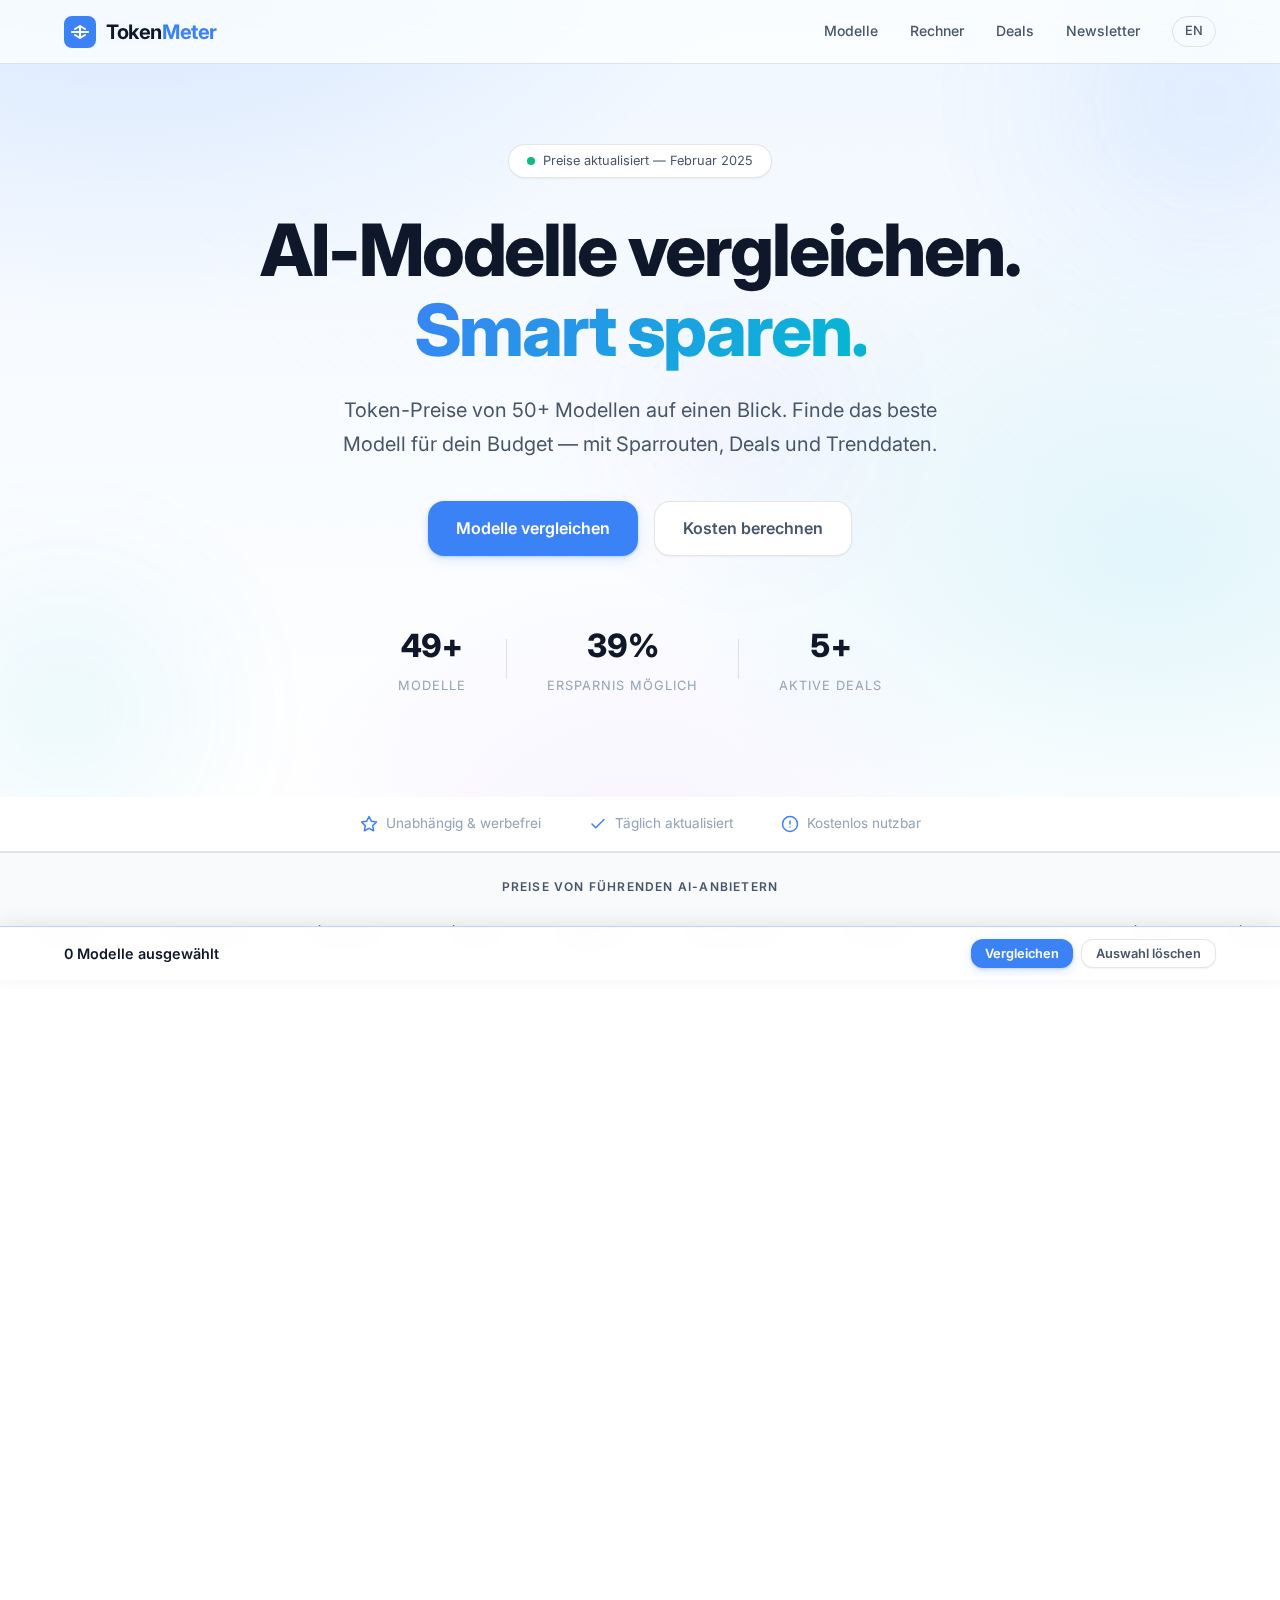
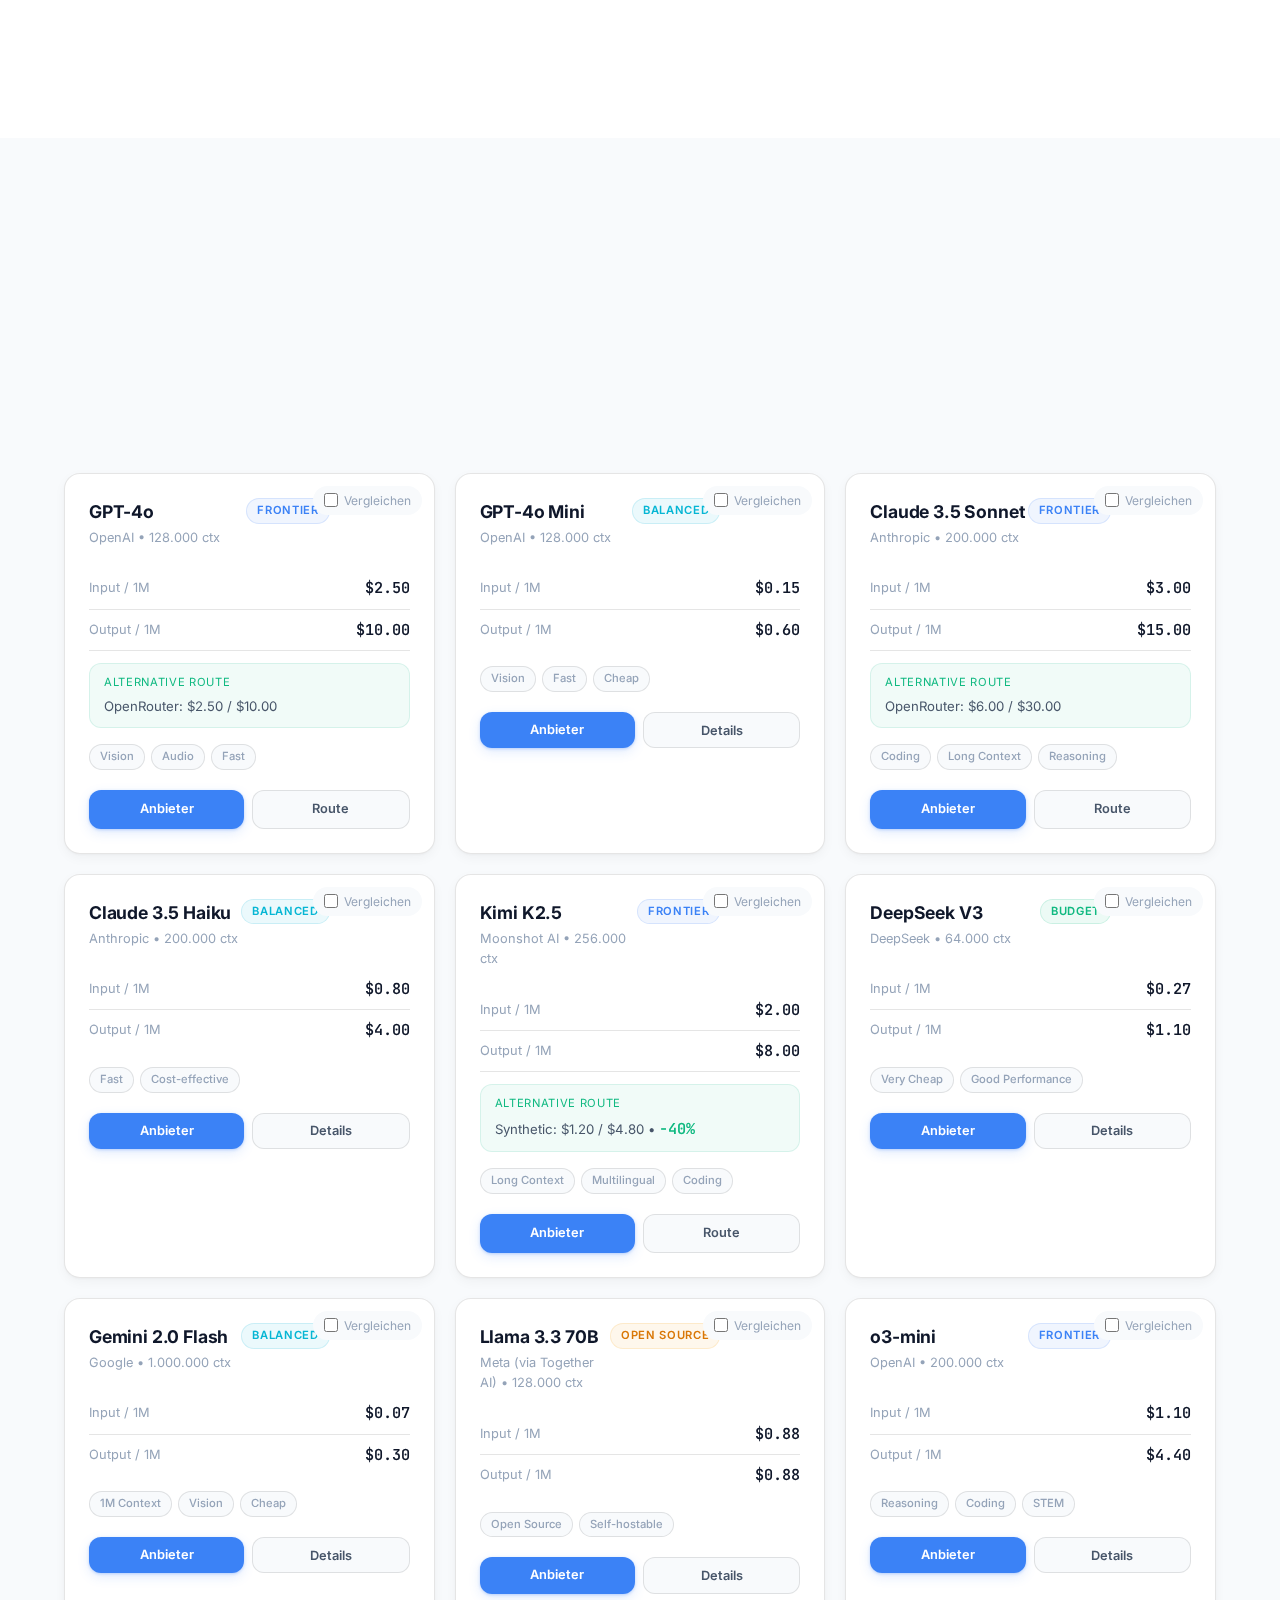
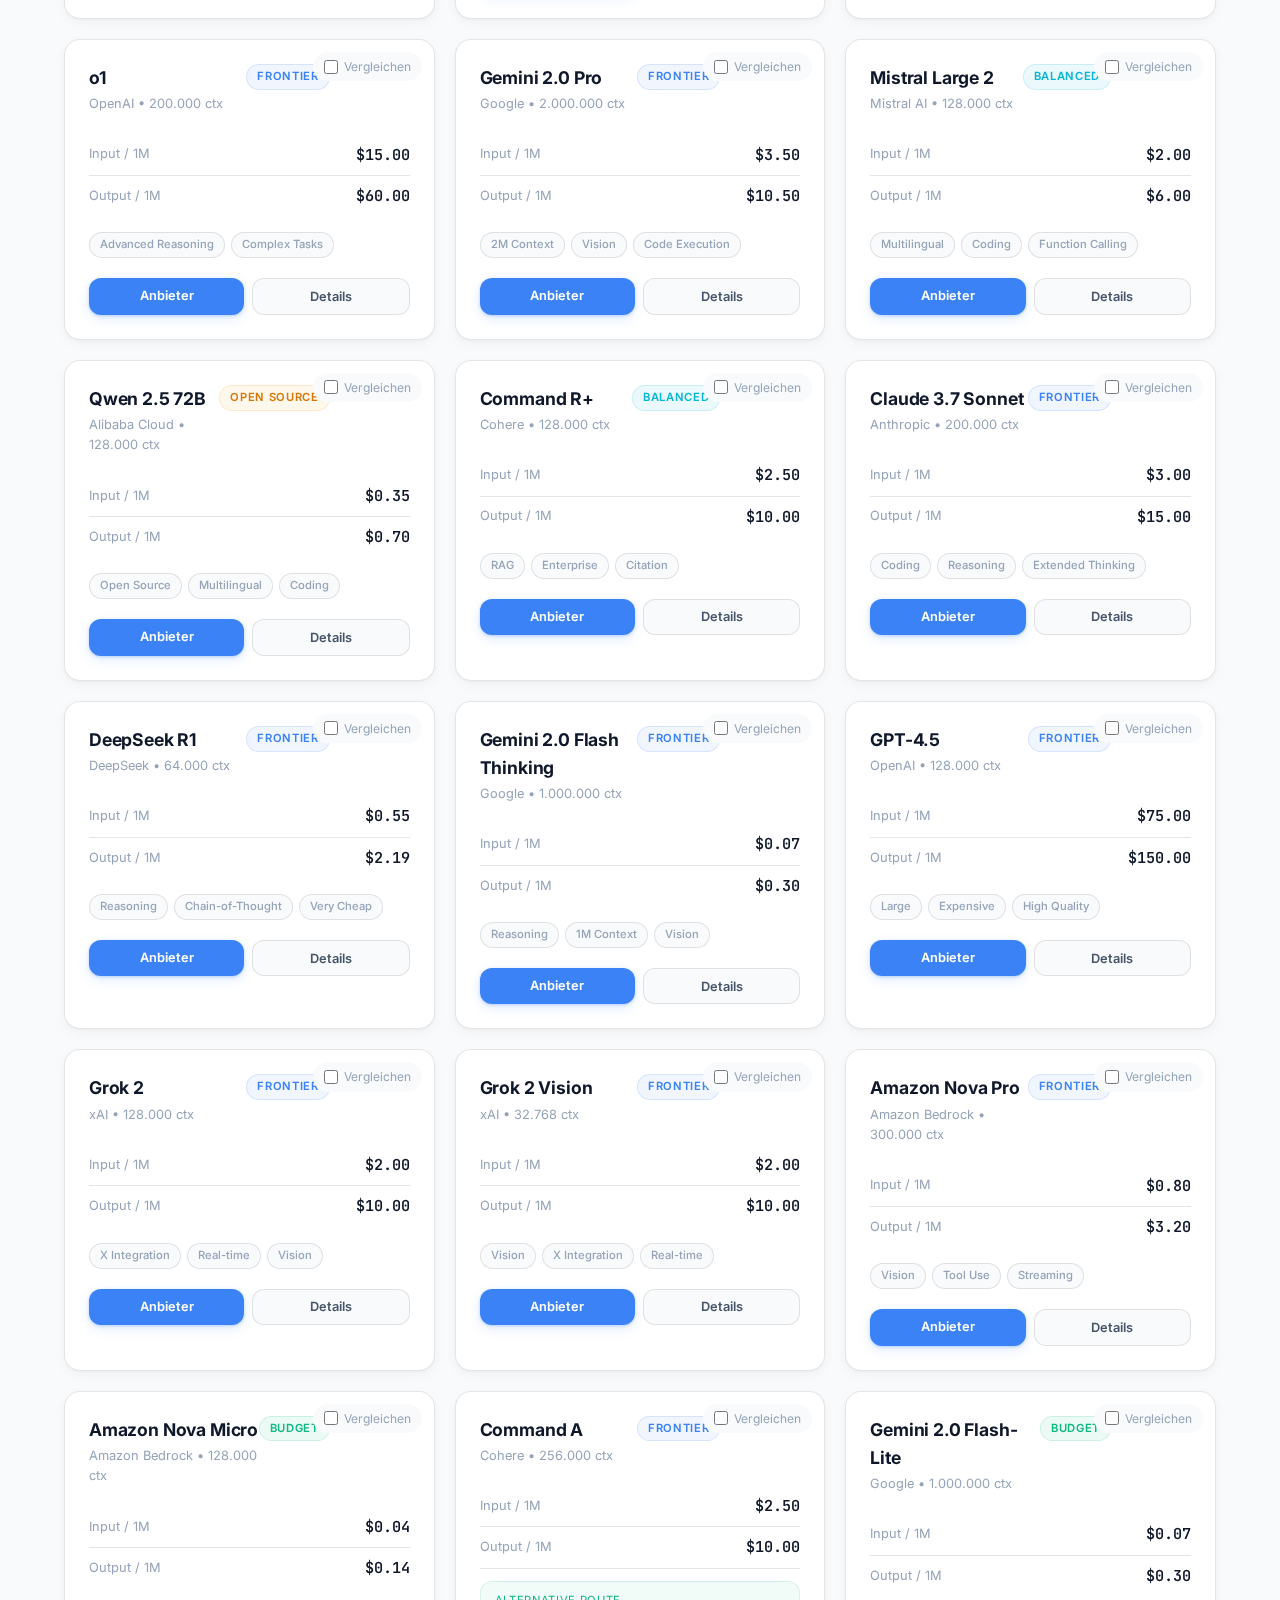
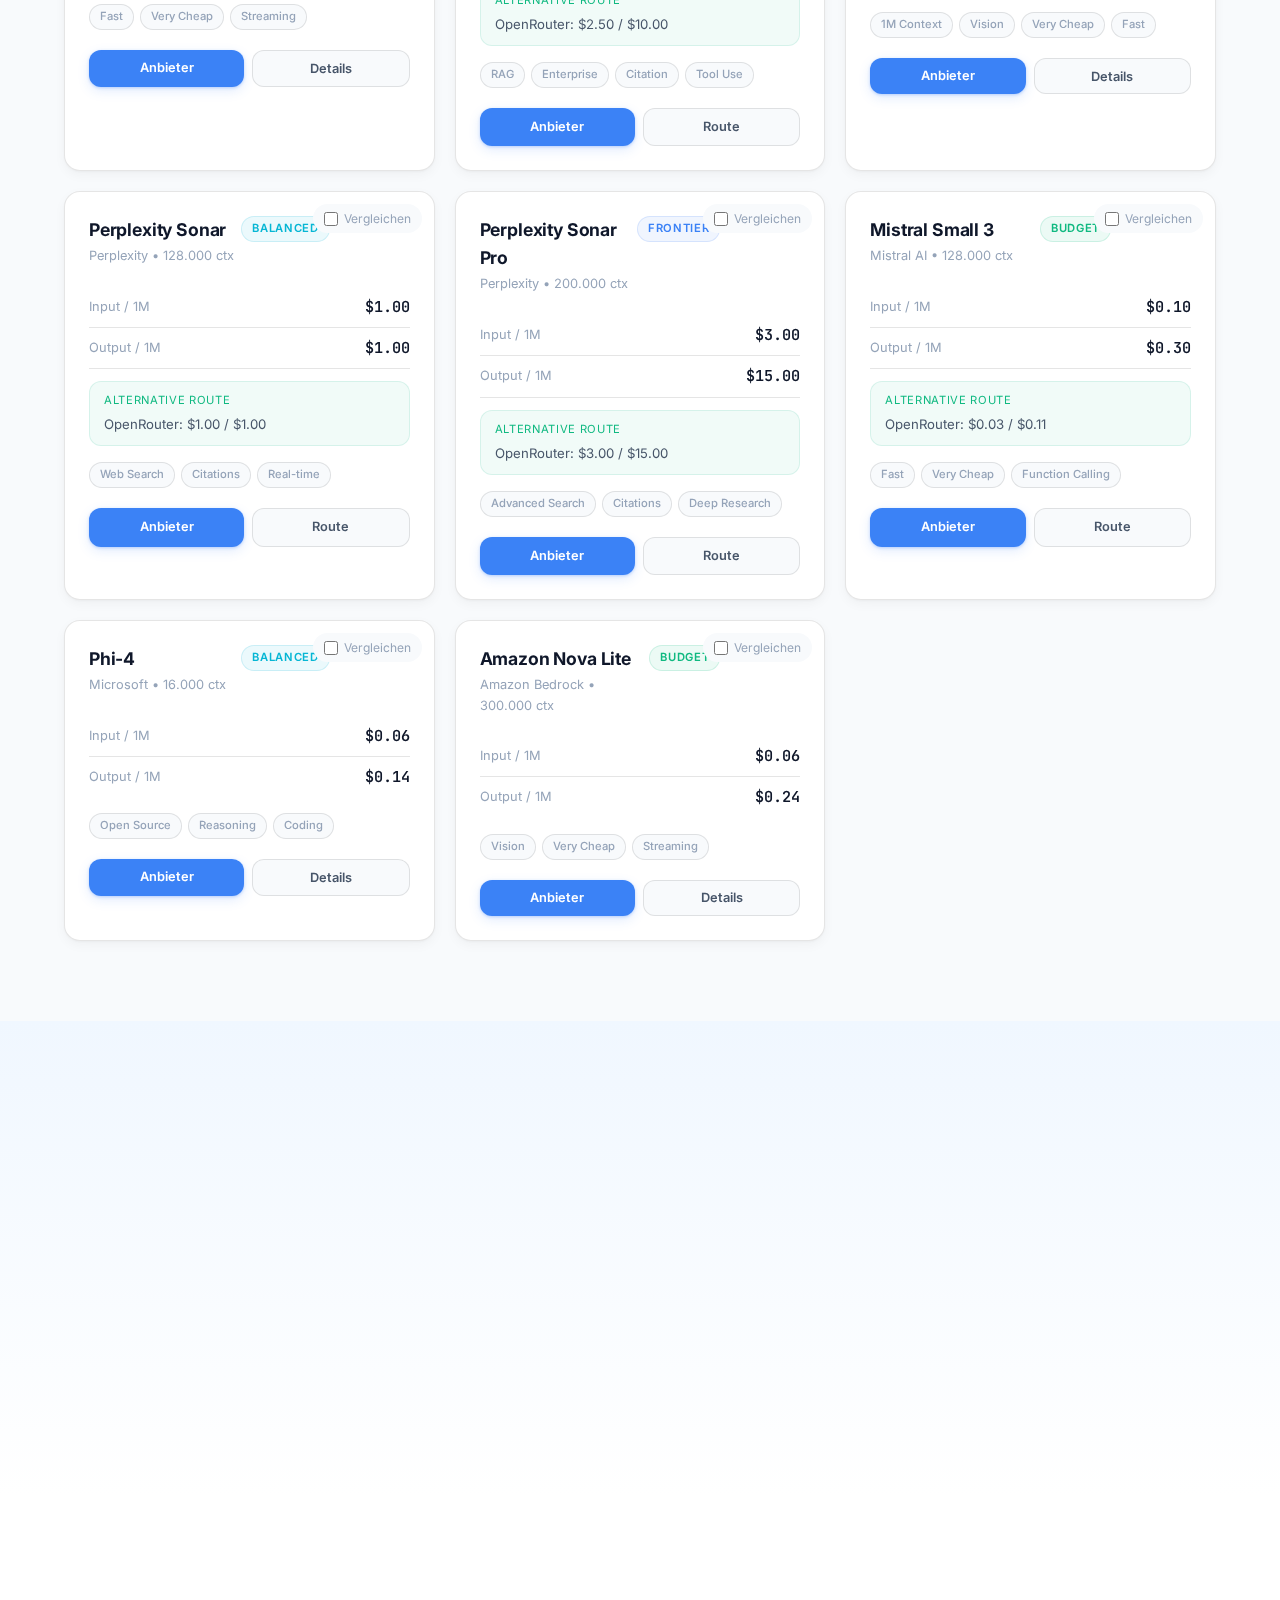
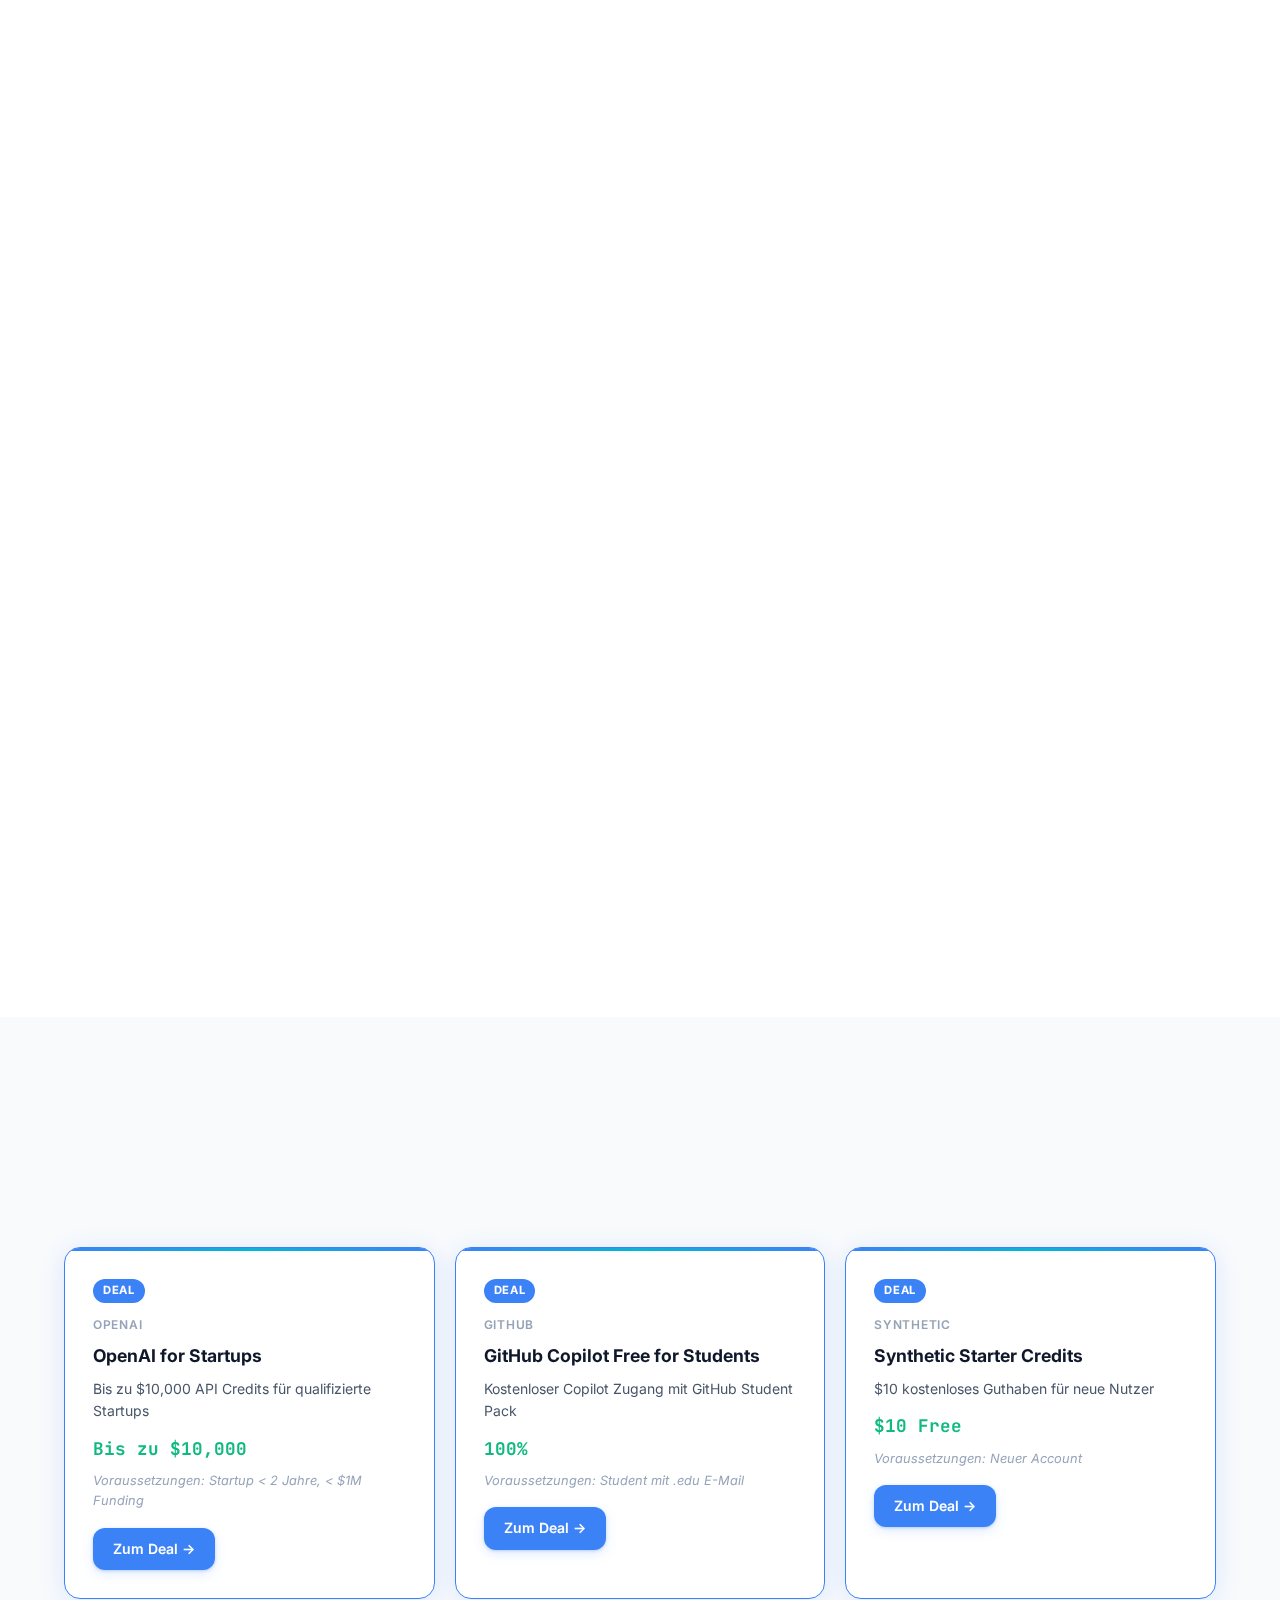
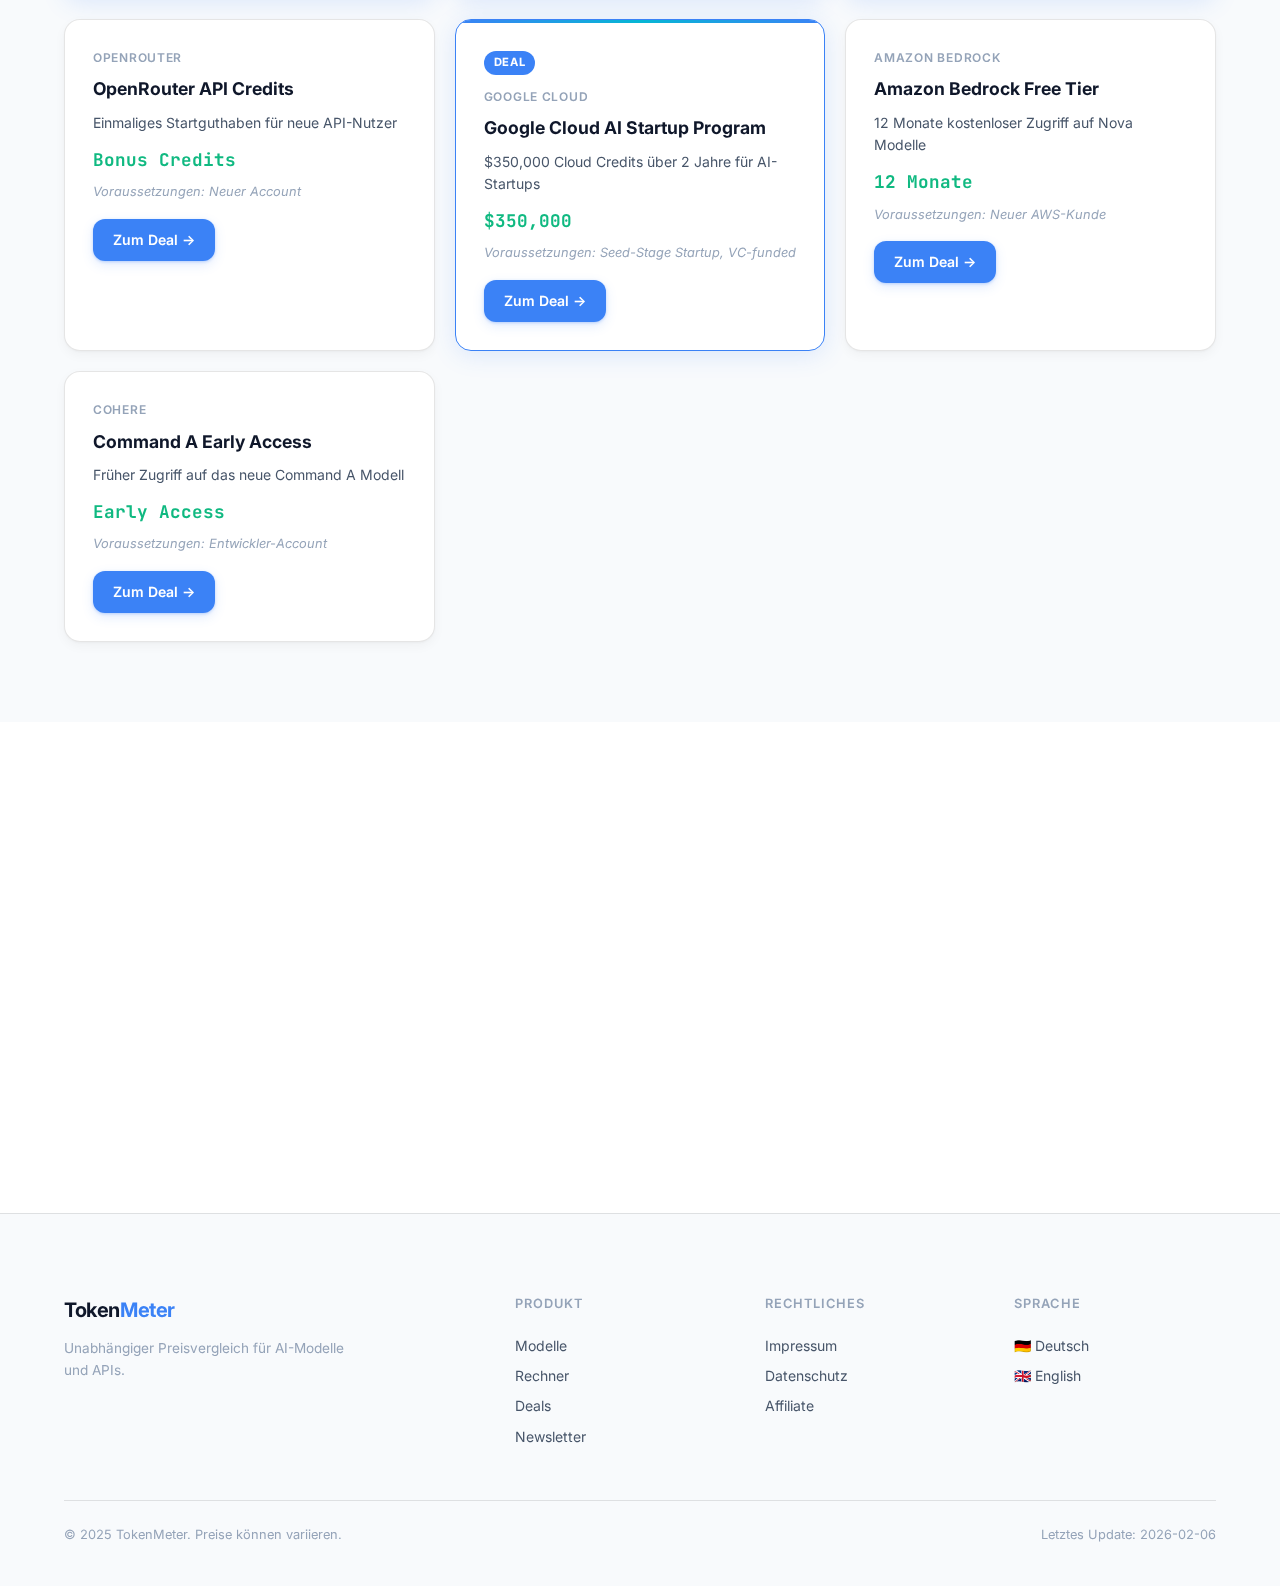
<file: index.html>
<!DOCTYPE html>
<html lang="de">
<head>
    <meta charset="UTF-8">
    <meta name="viewport" content="width=device-width, initial-scale=1.0">
    <title>TokenMeter — AI Modell Preisvergleich 2025</title>
    <meta name="description" content="Vergleiche Token-Preise aller AI-Modelle auf einen Blick. GPT-4o, Claude, Gemini, Kimi &amp; mehr. Finde das beste Modell für dein Budget.">
    <meta name="keywords" content="AI Preisvergleich, Token Preise, GPT-4 Kosten, Claude Preis, AI API Vergleich, LLM Kosten">
    <link rel="canonical" href="https://tokenmeter.ai/">
    <link rel="alternate" hreflang="de" href="https://tokenmeter.ai/">
    <link rel="alternate" hreflang="en" href="https://tokenmeter.ai/en/">
    <link rel="icon" type="image/svg+xml" href="/favicon.svg">

    <meta property="og:title" content="TokenMeter — AI Modell Preisvergleich">
    <meta property="og:description" content="Vergleiche Token-Preise aller AI-Modelle. Finde Sparrouten und spare bis zu 40%.">
    <meta property="og:type" content="website">
    <meta property="og:url" content="https://tokenmeter.ai/">
    <meta property="og:locale" content="de_DE">

    <link rel="preconnect" href="https://fonts.googleapis.com">
    <link rel="preconnect" href="https://fonts.gstatic.com" crossorigin>
    <link href="https://fonts.googleapis.com/css2?family=Inter:wght@400;500;600;700;800&amp;family=JetBrains+Mono:wght@400;500;600;700&amp;display=swap" rel="stylesheet">
    <link rel="stylesheet" href="/css/tokenmeter.css">

    <script type="application/ld+json">
    {
      "@context": "https://schema.org",
      "@type": "WebSite",
      "name": "TokenMeter",
      "url": "https://tokenmeter.ai/",
      "description": "Unabhängiger AI-Modell Preisvergleich",
      "inLanguage": "de"
    }
    </script>
</head>
<body>

    <!-- Scroll Progress -->
    <div class="scroll-progress" id="scroll-progress"></div>

    <!-- Navigation -->
    <nav class="nav" id="nav">
        <div class="container nav-inner">
            <a href="/" class="nav-brand">
                <svg class="nav-logo" viewBox="0 0 32 32" fill="none" xmlns="http://www.w3.org/2000/svg">
                    <rect width="32" height="32" rx="8" fill="#3b82f6"/>
                    <path d="M8 16h16M16 10v12M11 13l5-3 5 3M11 19l5 3 5-3" stroke="white" stroke-width="2" stroke-linecap="round" stroke-linejoin="round"/>
                </svg>
                <span class="nav-brand-text">Token<span class="text-accent">Meter</span></span>
            </a>
            <div class="nav-links" id="nav-links">
                <a href="#models">Modelle</a>
                <a href="#calculator">Rechner</a>
                <a href="#deals">Deals</a>
                <a href="#newsletter">Newsletter</a>
                <a href="/en/" class="nav-lang">EN</a>
            </div>
            <button class="nav-toggle" id="nav-toggle" aria-label="Menü">
                <span></span><span></span><span></span>
            </button>
        </div>
    </nav>

    <!-- Hero -->
    <header class="hero">
        <div class="hero-bg" aria-hidden="true">
            <div class="hero-orb hero-orb-1"></div>
            <div class="hero-orb hero-orb-2"></div>
            <div class="hero-orb hero-orb-3"></div>
        </div>
        <div class="container">
            <div class="hero-badge">
                <span class="pulse-dot"></span>
                Preise aktualisiert — Februar 2025
            </div>
            <h1 class="hero-title">
                AI-Modelle vergleichen.<br>
                <span class="text-gradient">Smart sparen.</span>
            </h1>
            <p class="hero-sub">
                Token-Preise von 50+ Modellen auf einen Blick. Finde das beste Modell
                für dein Budget — mit Sparrouten, Deals und Trenddaten.
            </p>
            <div class="hero-actions">
                <a href="#models" class="btn btn-primary btn-lg">Modelle vergleichen</a>
                <a href="#calculator" class="btn btn-ghost btn-lg">Kosten berechnen</a>
            </div>
            <div class="hero-stats">
                <div class="hero-stat">
                    <span class="hero-stat-num">50+</span>
                    <span class="hero-stat-label">Modelle</span>
                </div>
                <div class="hero-stat-divider"></div>
                <div class="hero-stat">
                    <span class="hero-stat-num">40%</span>
                    <span class="hero-stat-label">Ersparnis möglich</span>
                </div>
                <div class="hero-stat-divider"></div>
                <div class="hero-stat">
                    <span class="hero-stat-num">5+</span>
                    <span class="hero-stat-label">Aktive Deals</span>
                </div>
            </div>
        </div>
    </header>

    <!-- Trust Bar -->
    <section class="trust-bar">
        <div class="container">
            <div class="trust-items">
                <div class="trust-item">
                    <svg width="18" height="18" viewBox="0 0 24 24" fill="none" stroke="currentColor" stroke-width="2" stroke-linecap="round" stroke-linejoin="round"><polygon points="12 2 15.09 8.26 22 9.27 17 14.14 18.18 21.02 12 17.77 5.82 21.02 7 14.14 2 9.27 8.91 8.26 12 2"/></svg>
                    Unabhängig &amp; werbefrei
                </div>
                <div class="trust-item">
                    <svg width="18" height="18" viewBox="0 0 24 24" fill="none" stroke="currentColor" stroke-width="2" stroke-linecap="round" stroke-linejoin="round"><polyline points="20 6 9 17 4 12"/></svg>
                    Täglich aktualisiert
                </div>
                <div class="trust-item">
                    <svg width="18" height="18" viewBox="0 0 24 24" fill="none" stroke="currentColor" stroke-width="2" stroke-linecap="round" stroke-linejoin="round"><circle cx="12" cy="12" r="10"/><line x1="12" y1="8" x2="12" y2="12"/><line x1="12" y1="16" x2="12.01" y2="16"/></svg>
                    Kostenlos nutzbar
                </div>
            </div>
        </div>
    </section>

    <!-- Provider Marquee -->
    <section class="marquee-section">
        <div class="marquee-label">Preise von führenden AI-Anbietern</div>
        <div class="marquee-track">
            <span class="marquee-item">⬡ OpenAI</span>
            <span class="marquee-item">◈ Anthropic</span>
            <span class="marquee-item">◆ Google</span>
            <span class="marquee-item">◇ Meta</span>
            <span class="marquee-item">▣ Mistral</span>
            <span class="marquee-item">◉ Moonshot</span>
            <span class="marquee-item">◎ Cohere</span>
            <span class="marquee-item">◈ DeepSeek</span>
            <span class="marquee-item">◇ xAI</span>
            <span class="marquee-item">◆ Amazon</span>
            <span class="marquee-item">⬡ OpenAI</span>
            <span class="marquee-item">◈ Anthropic</span>
            <span class="marquee-item">◆ Google</span>
            <span class="marquee-item">◇ Meta</span>
            <span class="marquee-item">▣ Mistral</span>
            <span class="marquee-item">◉ Moonshot</span>
            <span class="marquee-item">◎ Cohere</span>
            <span class="marquee-item">◈ DeepSeek</span>
            <span class="marquee-item">◇ xAI</span>
            <span class="marquee-item">◆ Amazon</span>
        </div>
    </section>

    <!-- Why TokenMeter (Bento Grid) -->
    <section class="section" id="why">
        <div class="container">
            <div class="section-header reveal">
                <h2 class="section-title">Warum TokenMeter?</h2>
                <p class="section-sub">Alles was du brauchst, um AI-Kosten zu optimieren</p>
            </div>
            <div class="bento-grid reveal">
                <div class="bento-card span-2">
                    <div class="bento-icon">📊</div>
                    <h3>50+ Modelle. Ein Dashboard.</h3>
                    <p>Von GPT-4o über Claude bis Kimi K2.5 — alle Preise aktuell und vergleichbar. Input, Output und Sparrouten auf einen Blick.</p>
                </div>
                <div class="bento-card">
                    <div class="bento-number">40%</div>
                    <h3>Durchschnittliche Ersparnis</h3>
                    <p>Durch alternative Provider und Routing-Tipps.</p>
                </div>
                <div class="bento-card">
                    <div class="bento-icon">⚡</div>
                    <h3>Täglich aktualisiert</h3>
                    <p>Preisänderungen innerhalb von 24 Stunden erfasst.</p>
                </div>
                <div class="bento-card span-2">
                    <div class="bento-icon">🎯</div>
                    <h3>Kostenrechner & Deal-Finder</h3>
                    <p>Berechne deine monatlichen API-Kosten und finde exklusive Rabatte. Vergleiche Modelle Seite an Seite mit unserem Comparison-Tool.</p>
                </div>
            </div>
        </div>
    </section>

    <!-- Models Section -->
    <section class="section section-alt" id="models">
        <div class="container">
            <div class="section-header reveal">
                <h2 class="section-title">Alle AI-Modelle im Vergleich</h2>
                <p class="section-sub">Preise pro 1M Tokens · Sortiert nach Preis-Leistung</p>
            </div>
            <div class="toolbar reveal">
                <div class="search-wrap">
                    <svg class="search-icon" width="18" height="18" viewBox="0 0 24 24" fill="none" stroke="currentColor" stroke-width="2" stroke-linecap="round" stroke-linejoin="round"><circle cx="11" cy="11" r="8"/><line x1="21" y1="21" x2="16.65" y2="16.65"/></svg>
                    <input type="text" id="model-search" placeholder="Modell suchen (z.B. GPT-4, Claude, Vision...)" autocomplete="off">
                </div>
                <div class="filter-pills filter-bar">
                    <button class="pill filter-btn active" data-filter="all">Alle</button>
                    <button class="pill filter-btn" data-filter="Frontier">Frontier</button>
                    <button class="pill filter-btn" data-filter="Balanced">Balanced</button>
                    <button class="pill filter-btn" data-filter="Budget">Budget</button>
                    <button class="pill filter-btn" data-filter="Open Source">Open Source</button>
                </div>
                <div class="sort-wrap">
                    <select id="model-sort" class="sort-select">
                        <option value="value">Bestes Preis-Leistungs-Verhältnis</option>
                        <option value="price-asc">Preis aufsteigend</option>
                        <option value="price-desc">Preis absteigend</option>
                        <option value="name">Name A-Z</option>
                    </select>
                </div>
            </div>
            <div class="models-grid" id="models-grid"></div>
            <div id="no-results" class="empty-state" style="display:none;">
                <div class="empty-icon">🔍</div>
                <h3>Keine Modelle gefunden</h3>
                <p>Probiere einen anderen Suchbegriff oder Filter.</p>
            </div>
        </div>
    </section>

    <!-- Savings Highlight -->
    <section class="section section-accent" id="savings">
        <div class="container">
            <div class="savings-card reveal">
                <div class="savings-badge">💡 Tipp</div>
                <h3>Kimi K2.5 — 40% sparen über Synthetic</h3>
                <div class="savings-compare">
                    <div class="savings-col">
                        <span class="savings-label">Direkt</span>
                        <span class="savings-price old">$2.00 / $8.00</span>
                    </div>
                    <div class="savings-arrow">→</div>
                    <div class="savings-col">
                        <span class="savings-label">Über Synthetic</span>
                        <span class="savings-price new">$1.20 / $4.80</span>
                    </div>
                </div>
                <a href="https://synthetic.new/?ref=tokenmeter" target="_blank" rel="noopener" class="btn btn-primary" onclick="if(typeof trackAffiliateClick==='function')trackAffiliateClick('synthetic','savings-highlight')">Zum Angebot → <span class="affiliate-badge">10% Cashback</span></a>
            </div>
        </div>
    </section>

    <!-- Calculator -->
    <section class="section" id="calculator">
        <div class="container">
            <div class="section-header reveal">
                <h2 class="section-title">Kosten-Rechner</h2>
                <p class="section-sub">Berechne deine monatlichen API-Kosten</p>
            </div>
            <div class="calc-card reveal">
                <div class="calc-inputs">
                    <div class="calc-field">
                        <label for="input-tokens">Input Tokens / Monat</label>
                        <input type="number" id="input-tokens" value="1000000" min="0">
                    </div>
                    <div class="calc-field">
                        <label for="output-tokens">Output Tokens / Monat</label>
                        <input type="number" id="output-tokens" value="500000" min="0">
                    </div>
                </div>
                <div class="calc-results" id="calc-results"></div>
            </div>
        </div>
    </section>

    <!-- Deals -->
    <section class="section section-alt" id="deals">
        <div class="container">
            <div class="section-header reveal">
                <h2 class="section-title">🔥 Aktuelle Deals</h2>
                <p class="section-sub">Exklusive Rabatte und Angebote</p>
            </div>
            <div class="deals-grid" id="deals-grid"></div>
        </div>
    </section>

    <!-- Newsletter -->
    <section class="section" id="newsletter">
        <div class="container">
            <div class="newsletter-card reveal">
                <div class="newsletter-content">
                    <h2>Preisänderungen nicht verpassen</h2>
                    <p>Wöchentlich AI-Preisupdates, Deals und Spartipps direkt in dein Postfach.</p>
                    <ul class="newsletter-perks">
                        <li>✓ Preisänderungen aller Modelle</li>
                        <li>✓ Neue Deals &amp; Rabattcodes</li>
                        <li>✓ Sparrouten &amp; Alternativen</li>
                    </ul>
                </div>
                <form class="newsletter-form" id="newsletter-form" action="https://formspree.io/f/xldglwpj" method="POST">
                    <input type="email" name="email" placeholder="deine@email.de" required>
                    <input type="hidden" name="lang" value="de">
                    <input type="hidden" name="source" value="tokenmeter.ai">
                    <button type="submit" class="btn btn-primary btn-block">Kostenlos abonnieren</button>
                    <span class="form-hint">Kein Spam. Jederzeit abmeldbar.</span>
                    <div id="newsletter-status" class="newsletter-status"></div>
                </form>
            </div>
        </div>
    </section>

    <!-- Footer -->
    <footer class="footer">
        <div class="container">
            <div class="footer-grid">
                <div class="footer-brand">
                    <span class="nav-brand-text">Token<span class="text-accent">Meter</span></span>
                    <p>Unabhängiger Preisvergleich für AI-Modelle und APIs.</p>
                </div>
                <div class="footer-col">
                    <h4>Produkt</h4>
                    <a href="#models">Modelle</a>
                    <a href="#calculator">Rechner</a>
                    <a href="#deals">Deals</a>
                    <a href="#newsletter">Newsletter</a>
                </div>
                <div class="footer-col">
                    <h4>Rechtliches</h4>
                    <a href="/impressum.html">Impressum</a>
                    <a href="/datenschutz.html">Datenschutz</a>
                    <a href="/affiliate.html">Affiliate</a>
                </div>
                <div class="footer-col">
                    <h4>Sprache</h4>
                    <a href="/">🇩🇪 Deutsch</a>
                    <a href="/en/">🇬🇧 English</a>
                </div>
            </div>
            <div class="footer-bottom">
                <p>&copy; 2025 TokenMeter. Preise können variieren.</p>
                <p>Letztes Update: <span id="last-updated">—</span></p>
            </div>
        </div>
    </footer>

    <!-- Back to Top -->
    <button class="back-to-top" id="back-to-top" aria-label="Nach oben">
        <svg width="20" height="20" viewBox="0 0 24 24" fill="none" stroke="currentColor" stroke-width="2" stroke-linecap="round" stroke-linejoin="round"><polyline points="18 15 12 9 6 15"/></svg>
    </button>

    <!-- Comparison Bar -->
    <div class="comparison-bar" id="comparison-bar">
        <div class="container comparison-bar-content">
            <span class="comparison-count" id="comparison-count">0 Modelle ausgewählt</span>
            <div class="comparison-actions">
                <button class="btn btn-primary btn-sm" id="compare-now">Vergleichen</button>
                <button class="btn btn-ghost btn-sm" id="compare-clear">Auswahl löschen</button>
            </div>
        </div>
    </div>

    <!-- Comparison Modal -->
    <div class="comparison-modal" id="comparison-modal">
        <div class="comparison-modal-overlay" id="comparison-modal-overlay"></div>
        <div class="comparison-modal-content">
            <div class="comparison-modal-header">
                <h2>Modellvergleich</h2>
                <button class="comparison-modal-close" id="comparison-modal-close">&times;</button>
            </div>
            <div class="comparison-modal-body" id="comparison-modal-body"></div>
        </div>
    </div>

    <script>window.APP_LANG = 'de';</script>
    <script src="/js/affiliate.js"></script>
    <script src="/js/app.js"></script>
    <script src="/js/sponsored.js" type="module"></script>

    <!-- Affiliate Tracking Initialization -->
    <script>
    document.addEventListener('DOMContentLoaded', function() {
        // Track all affiliate link clicks
        document.querySelectorAll('a[href*="synthetic"], a[href*="openrouter"]').forEach(link => {
            link.addEventListener('click', function(e) {
                const provider = this.href.includes('synthetic') ? 'synthetic' : 
                                this.href.includes('openrouter') ? 'openrouter' : 'other';
                if (typeof trackAffiliateClick === 'function') {
                    trackAffiliateClick(provider, 'homepage');
                }
            });
        });
    });
    </script>
</body>
</html>
</file>
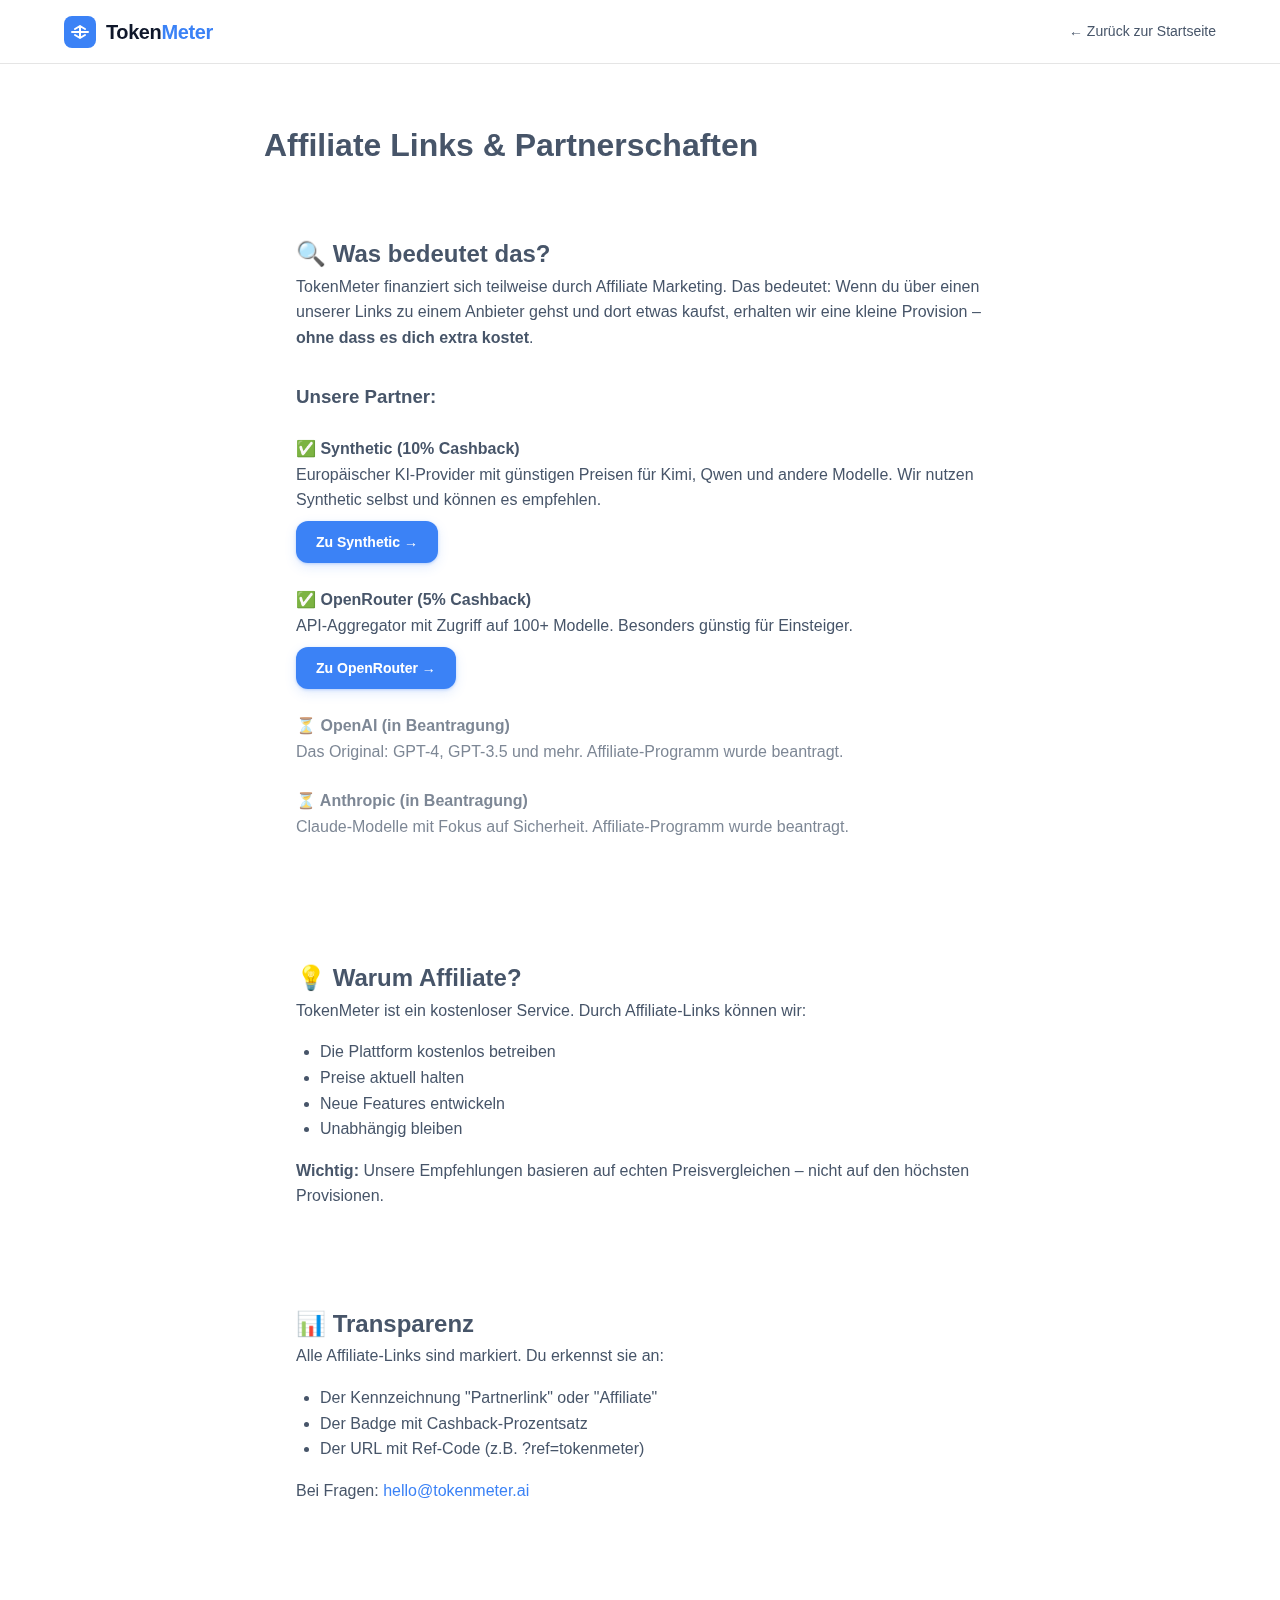
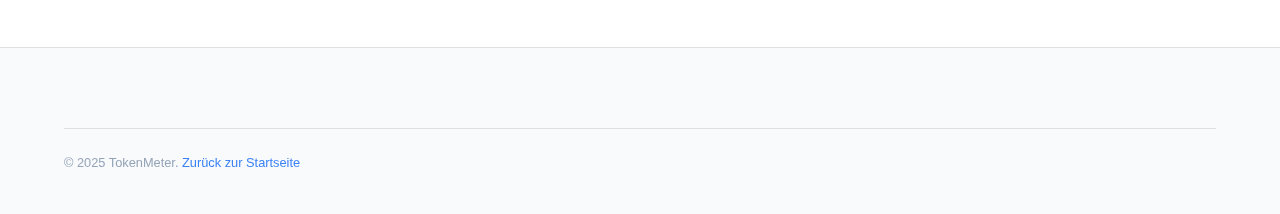
<file: affiliate.html>
<!DOCTYPE html>
<html lang="de">
<head>
    <meta charset="UTF-8">
    <meta name="viewport" content="width=device-width, initial-scale=1.0">
    <title>Affiliate Links & Partnerschaften — TokenMeter</title>
    <meta name="description" content="TokenMeter finanziert sich durch Affiliate Links. Erfahre mehr über unsere Partnerschaften mit OpenAI, Anthropic, Synthetic und mehr.">
    <link rel="canonical" href="https://tokenmeter.ai/affiliate.html">
    <link rel="icon" type="image/svg+xml" href="/favicon.svg">
    <link rel="stylesheet" href="/css/tokenmeter.css">
</head>
<body>
    <nav class="nav">
        <div class="container nav-inner">
            <a href="/" class="nav-brand">
                <svg class="nav-logo" viewBox="0 0 32 32" fill="none" xmlns="http://www.w3.org/2000/svg">
                    <rect width="32" height="32" rx="8" fill="#3b82f6"/>
                    <path d="M8 16h16M16 10v12M11 13l5-3 5 3M11 19l5 3 5-3" stroke="white" stroke-width="2" stroke-linecap="round" stroke-linejoin="round"/>
                </svg>
                <span class="nav-brand-text">Token<span class="text-accent">Meter</span></span>
            </a>
            <div class="nav-links">
                <a href="/">← Zurück zur Startseite</a>
            </div>
        </div>
    </nav>

    <main class="section" style="padding-top: 120px;">
        <div class="container" style="max-width: 800px;">
            <h1>Affiliate Links & Partnerschaften</h1>
            
            <div class="card" style="margin: 2rem 0; padding: 2rem;">
                <h2>🔍 Was bedeutet das?</h2>
                <p>TokenMeter finanziert sich teilweise durch Affiliate Marketing. Das bedeutet: Wenn du über einen unserer Links zu einem Anbieter gehst und dort etwas kaufst, erhalten wir eine kleine Provision – <strong>ohne dass es dich extra kostet</strong>.</p>
                
                <h3 style="margin-top: 2rem;">Unsere Partner:</h3>
                
                <div style="margin: 1.5rem 0;">
                    <h4>✅ Synthetic (10% Cashback)</h4>
                    <p>Europäischer KI-Provider mit günstigen Preisen für Kimi, Qwen und andere Modelle. Wir nutzen Synthetic selbst und können es empfehlen.</p>
                    <a href="https://synthetic.new/?ref=tokenmeter" target="_blank" rel="noopener" class="btn btn-primary" style="margin-top: 0.5rem;">Zu Synthetic →</a>
                </div>
                
                <div style="margin: 1.5rem 0;">
                    <h4>✅ OpenRouter (5% Cashback)</h4>
                    <p>API-Aggregator mit Zugriff auf 100+ Modelle. Besonders günstig für Einsteiger.</p>
                    <a href="https://openrouter.ai/?ref=tokenmeter" target="_blank" rel="noopener" class="btn btn-primary" style="margin-top: 0.5rem;">Zu OpenRouter →</a>
                </div>
                
                <div style="margin: 1.5rem 0; opacity: 0.7;">
                    <h4>⏳ OpenAI (in Beantragung)</h4>
                    <p>Das Original: GPT-4, GPT-3.5 und mehr. Affiliate-Programm wurde beantragt.</p>
                </div>
                
                <div style="margin: 1.5rem 0; opacity: 0.7;">
                    <h4>⏳ Anthropic (in Beantragung)</h4>
                    <p>Claude-Modelle mit Fokus auf Sicherheit. Affiliate-Programm wurde beantragt.</p>
                </div>
            </div>

            <div class="card" style="margin: 2rem 0; padding: 2rem; background: var(--bg);">
                <h2>💡 Warum Affiliate?</h2>
                <p>TokenMeter ist ein kostenloser Service. Durch Affiliate-Links können wir:</p>
                <ul style="margin: 1rem 0; padding-left: 1.5rem;">
                    <li>Die Plattform kostenlos betreiben</li>
                    <li>Preise aktuell halten</li>
                    <li>Neue Features entwickeln</li>
                    <li>Unabhängig bleiben</li>
                </ul>
                <p><strong>Wichtig:</strong> Unsere Empfehlungen basieren auf echten Preisvergleichen – nicht auf den höchsten Provisionen.</p>
            </div>

            <div class="card" style="margin: 2rem 0; padding: 2rem;">
                <h2>📊 Transparenz</h2>
                <p>Alle Affiliate-Links sind markiert. Du erkennst sie an:</p>
                <ul style="margin: 1rem 0; padding-left: 1.5rem;">
                    <li>Der Kennzeichnung "Partnerlink" oder "Affiliate"</li>
                    <li>Der Badge mit Cashback-Prozentsatz</li>
                    <li>Der URL mit Ref-Code (z.B. ?ref=tokenmeter)</li>
                </ul>
                <p>Bei Fragen: <a href="mailto:hello@tokenmeter.ai">hello@tokenmeter.ai</a></p>
            </div>
        </div>
    </main>

    <footer class="footer">
        <div class="container">
            <div class="footer-bottom">
                <p>&copy; 2025 TokenMeter. <a href="/">Zurück zur Startseite</a></p>
            </div>
        </div>
    </footer>
</body>
</html>
</file>
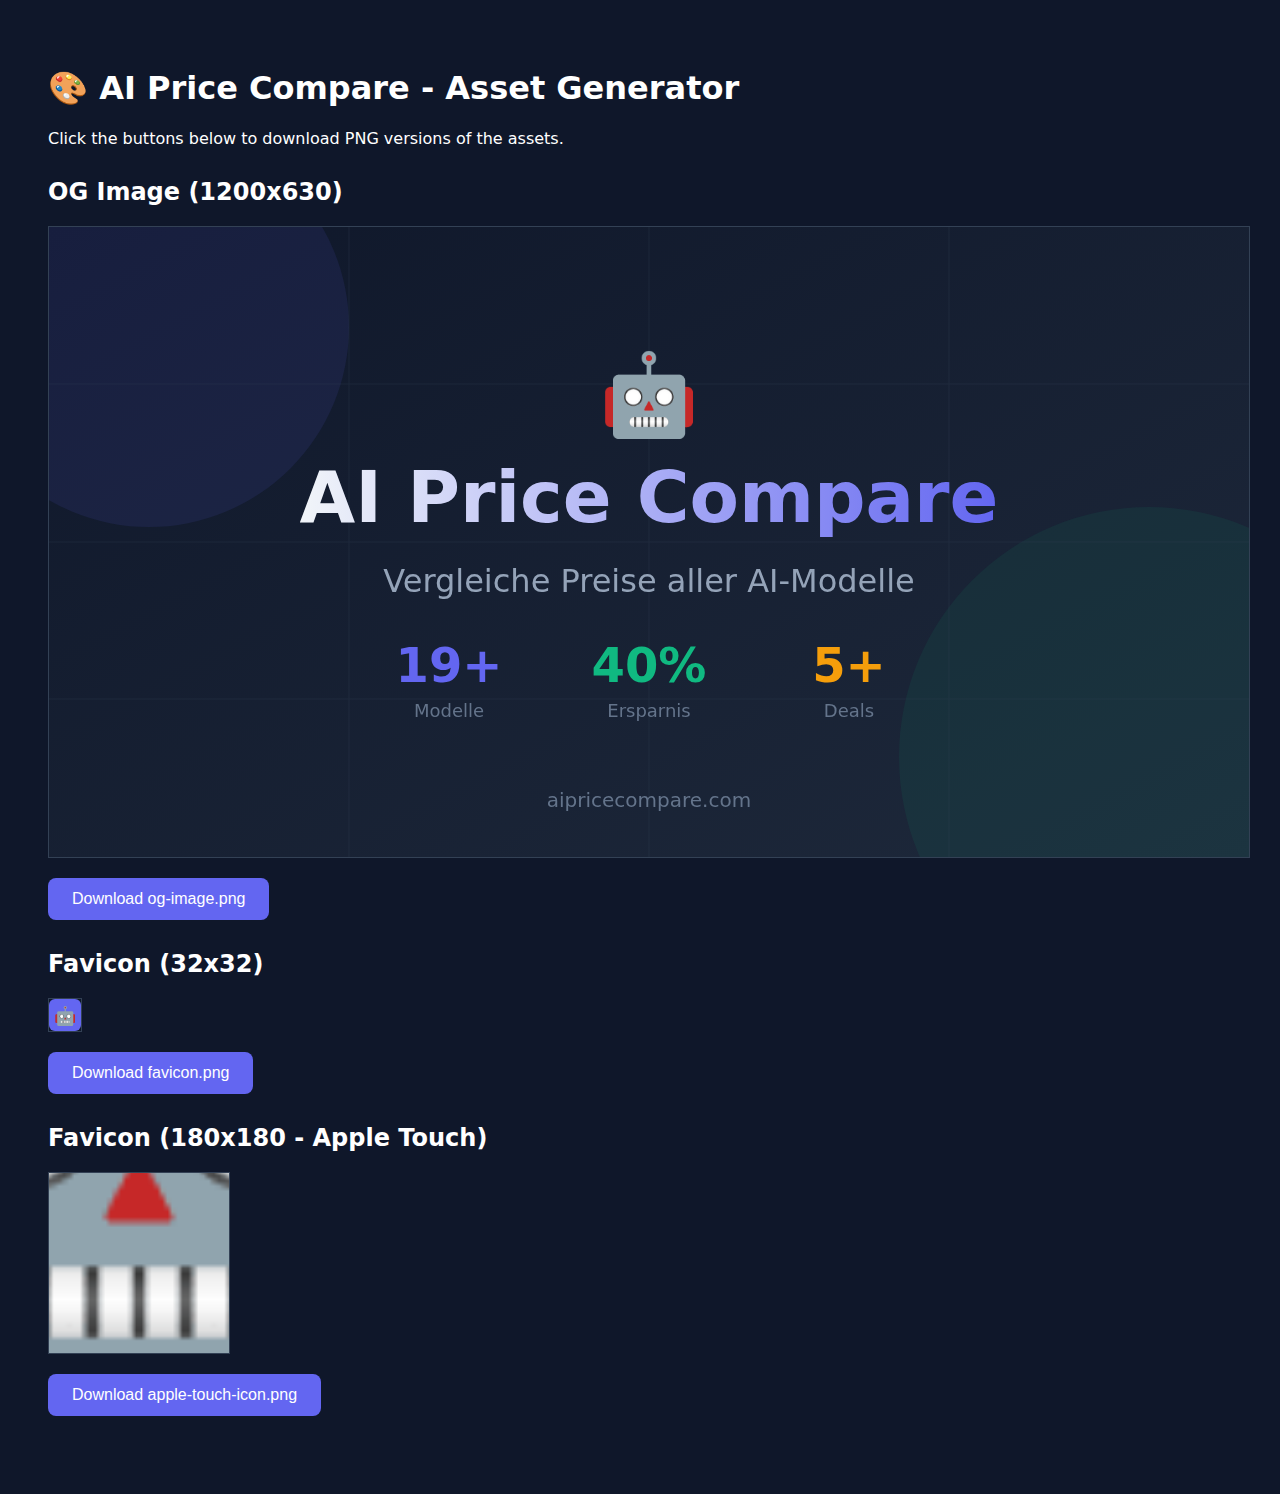
<file: asset-generator.html>
<!DOCTYPE html>
<html>
<head>
  <meta charset="UTF-8">
  <title>Asset Generator - AI Price Compare</title>
  <style>
    body { font-family: system-ui, sans-serif; padding: 40px; background: #0f172a; color: white; }
    canvas { border: 1px solid #334155; margin: 20px 0; display: block; }
    .asset { margin: 30px 0; }
    button { background: #6366f1; color: white; border: none; padding: 12px 24px; border-radius: 8px; cursor: pointer; font-size: 16px; }
    button:hover { background: #4f46e5; }
    a { color: #10b981; }
  </style>
</head>
<body>
  <h1>🎨 AI Price Compare - Asset Generator</h1>
  <p>Click the buttons below to download PNG versions of the assets.</p>
  
  <div class="asset">
    <h2>OG Image (1200x630)</h2>
    <canvas id="og-canvas" width="1200" height="630"></canvas>
    <button onclick="downloadPNG('og-canvas', 'og-image.png')">Download og-image.png</button>
  </div>
  
  <div class="asset">
    <h2>Favicon (32x32)</h2>
    <canvas id="favicon-canvas" width="32" height="32"></canvas>
    <button onclick="downloadPNG('favicon-canvas', 'favicon.png')">Download favicon.png</button>
  </div>
  
  <div class="asset">
    <h2>Favicon (180x180 - Apple Touch)</h2>
    <canvas id="apple-canvas" width="180" height="180"></canvas>
    <button onclick="downloadPNG('apple-canvas', 'apple-touch-icon.png')">Download apple-touch-icon.png</button>
  </div>

  <script>
    // OG Image SVG
    const ogSvg = `<svg width="1200" height="630" viewBox="0 0 1200 630" xmlns="http://www.w3.org/2000/svg">
  <defs>
    <linearGradient id="bg" x1="0%" y1="0%" x2="100%" y2="100%">
      <stop offset="0%" stop-color="#0f172a"/>
      <stop offset="100%" stop-color="#1e293b"/>
    </linearGradient>
    <linearGradient id="text" x1="0%" y1="0%" x2="100%" y2="0%">
      <stop offset="0%" stop-color="#f1f5f9"/>
      <stop offset="100%" stop-color="#6366f1"/>
    </linearGradient>
    <linearGradient id="accent" x1="0%" y1="0%" x2="100%" y2="0%">
      <stop offset="0%" stop-color="#6366f1"/>
      <stop offset="100%" stop-color="#10b981"/>
    </linearGradient>
  </defs>
  
  <!-- Background -->
  <rect width="1200" height="630" fill="url(#bg)"/>
  
  <!-- Decorative elements -->
  <circle cx="100" cy="100" r="200" fill="#6366f1" opacity="0.1"/>
  <circle cx="1100" cy="530" r="250" fill="#10b981" opacity="0.08"/>
  
  <!-- Grid pattern -->
  <g stroke="#334155" stroke-width="1" opacity="0.3">
    <line x1="0" y1="157" x2="1200" y2="157"/>
    <line x1="0" y1="315" x2="1200" y2="315"/>
    <line x1="0" y1="472" x2="1200" y2="472"/>
    <line x1="300" y1="0" x2="300" y2="630"/>
    <line x1="600" y1="0" x2="600" y2="630"/>
    <line x1="900" y1="0" x2="900" y2="630"/>
  </g>
  
  <!-- Main content -->
  <g transform="translate(600, 315)" text-anchor="middle">
    <!-- Robot icon -->
    <text x="0" y="-120" font-size="80" fill="#6366f1">🤖</text>
    
    <!-- Title -->
    <text x="0" y="-20" font-family="Inter, system-ui, sans-serif" font-size="72" font-weight="800" fill="url(#text)">
      AI Price Compare
    </text>
    
    <!-- Subtitle -->
    <text x="0" y="50" font-family="Inter, system-ui, sans-serif" font-size="32" fill="#94a3b8">
      Vergleiche Preise aller AI-Modelle
    </text>
    
    <!-- Stats -->
    <g transform="translate(0, 140)">
      <text x="-200" y="0" font-family="Inter, system-ui, sans-serif" font-size="48" font-weight="700" fill="#6366f1">19+</text>
      <text x="-200" y="35" font-family="Inter, system-ui, sans-serif" font-size="18" fill="#64748b">Modelle</text>
      
      <text x="0" y="0" font-family="Inter, system-ui, sans-serif" font-size="48" font-weight="700" fill="#10b981">40%</text>
      <text x="0" y="35" font-family="Inter, system-ui, sans-serif" font-size="18" fill="#64748b">Ersparnis</text>
      
      <text x="200" y="0" font-family="Inter, system-ui, sans-serif" font-size="48" font-weight="700" fill="#f59e0b">5+</text>
      <text x="200" y="35" font-family="Inter, system-ui, sans-serif" font-size="18" fill="#64748b">Deals</text>
    </g>
  </g>
  
  <!-- URL -->
  <text x="600" y="580" font-family="Inter, system-ui, sans-serif" font-size="20" fill="#64748b" text-anchor="middle">
    aipricecompare.com
  </text>
</svg>`;
    
    // Favicon SVG  
    const faviconSvg = `<svg width="32" height="32" viewBox="0 0 32 32" xmlns="http://www.w3.org/2000/svg">
  <rect width="32" height="32" rx="6" fill="#6366f1"/>
  <text x="16" y="23" font-size="18" text-anchor="middle" fill="white">🤖</text>
</svg>`;
    
    // Apple touch icon SVG (larger favicon)
    const appleSvg = faviconSvg.replace('width="32" height="32"', 'width="180" height="180"').replace('font-size="18"', 'font-size="100"').replace('rx="6"', 'rx="32"');
    
    function svgToCanvas(svg, canvasId) {
      const canvas = document.getElementById(canvasId);
      const ctx = canvas.getContext('2d');
      const img = new Image();
      
      const svgBlob = new Blob([svg], {type: 'image/svg+xml'});
      const url = URL.createObjectURL(svgBlob);
      
      img.onload = function() {
        ctx.drawImage(img, 0, 0);
        URL.revokeObjectURL(url);
      };
      
      img.src = url;
    }
    
    function downloadPNG(canvasId, filename) {
      const canvas = document.getElementById(canvasId);
      const link = document.createElement('a');
      link.download = filename;
      link.href = canvas.toDataURL('image/png');
      link.click();
    }
    
    // Render all assets
    svgToCanvas(ogSvg, 'og-canvas');
    svgToCanvas(faviconSvg, 'favicon-canvas');
    svgToCanvas(appleSvg, 'apple-canvas');
  </script>
</body>
</html>
</file>
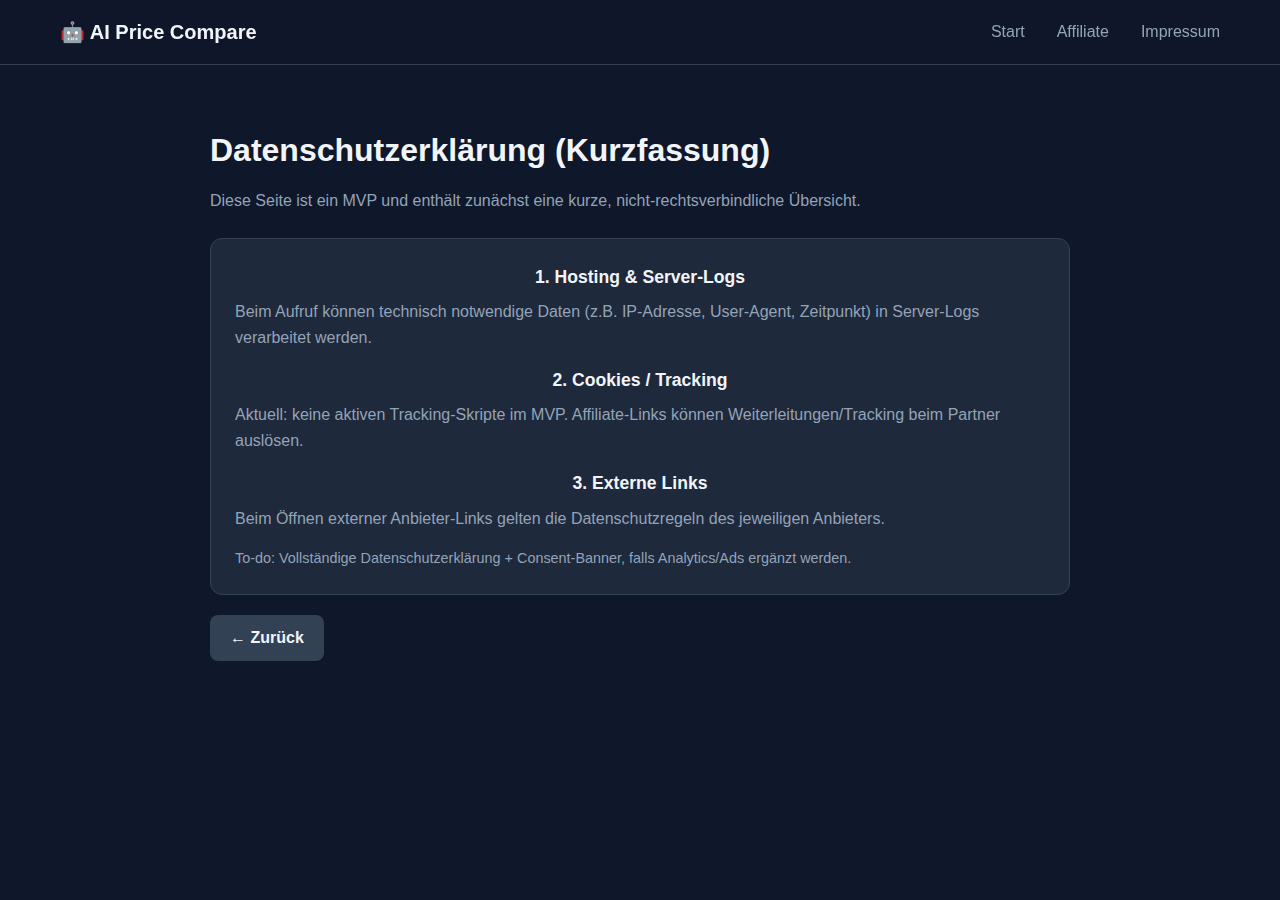
<file: datenschutz.html>
<!DOCTYPE html>
<html lang="de">
<head>
  <meta charset="UTF-8" />
  <meta name="viewport" content="width=device-width, initial-scale=1.0" />
  <title>Datenschutz – AI Price Compare</title>
  <link rel="stylesheet" href="css/style.css" />
</head>
<body>
  <header class="header">
    <div class="container">
      <nav class="nav">
        <div class="logo">🤖 AI Price Compare</div>
        <ul class="nav-links">
          <li><a href="index.html">Start</a></li>
          <li><a href="affiliate.html">Affiliate</a></li>
          <li><a href="impressum.html">Impressum</a></li>
        </ul>
      </nav>
    </div>
  </header>

  <main class="models-section">
    <div class="container" style="max-width: 900px">
      <h1 style="font-size:2rem;margin-bottom:12px">Datenschutzerklärung (Kurzfassung)</h1>
      <p class="section-subtitle" style="text-align:left;margin-bottom:24px">
        Diese Seite ist ein MVP und enthält zunächst eine kurze, nicht-rechtsverbindliche Übersicht.
      </p>

      <div class="model-card" style="max-width: 900px">
        <h2 style="font-size:1.1rem;margin-bottom:8px">1. Hosting & Server-Logs</h2>
        <p style="color:var(--text-muted)">Beim Aufruf können technisch notwendige Daten (z.B. IP-Adresse, User-Agent, Zeitpunkt) in Server-Logs verarbeitet werden.</p>

        <h2 style="font-size:1.1rem;margin:16px 0 8px">2. Cookies / Tracking</h2>
        <p style="color:var(--text-muted)">Aktuell: keine aktiven Tracking-Skripte im MVP. Affiliate-Links können Weiterleitungen/Tracking beim Partner auslösen.</p>

        <h2 style="font-size:1.1rem;margin:16px 0 8px">3. Externe Links</h2>
        <p style="color:var(--text-muted)">Beim Öffnen externer Anbieter-Links gelten die Datenschutzregeln des jeweiligen Anbieters.</p>

        <p style="margin-top:16px;color:var(--text-muted);font-size:0.9rem">
          To-do: Vollständige Datenschutzerklärung + Consent-Banner, falls Analytics/Ads ergänzt werden.
        </p>
      </div>

      <p style="margin-top:20px"><a class="btn btn-secondary" href="index.html" style="max-width:220px;display:inline-block">← Zurück</a></p>
    </div>
  </main>
</body>
</html>
</file>
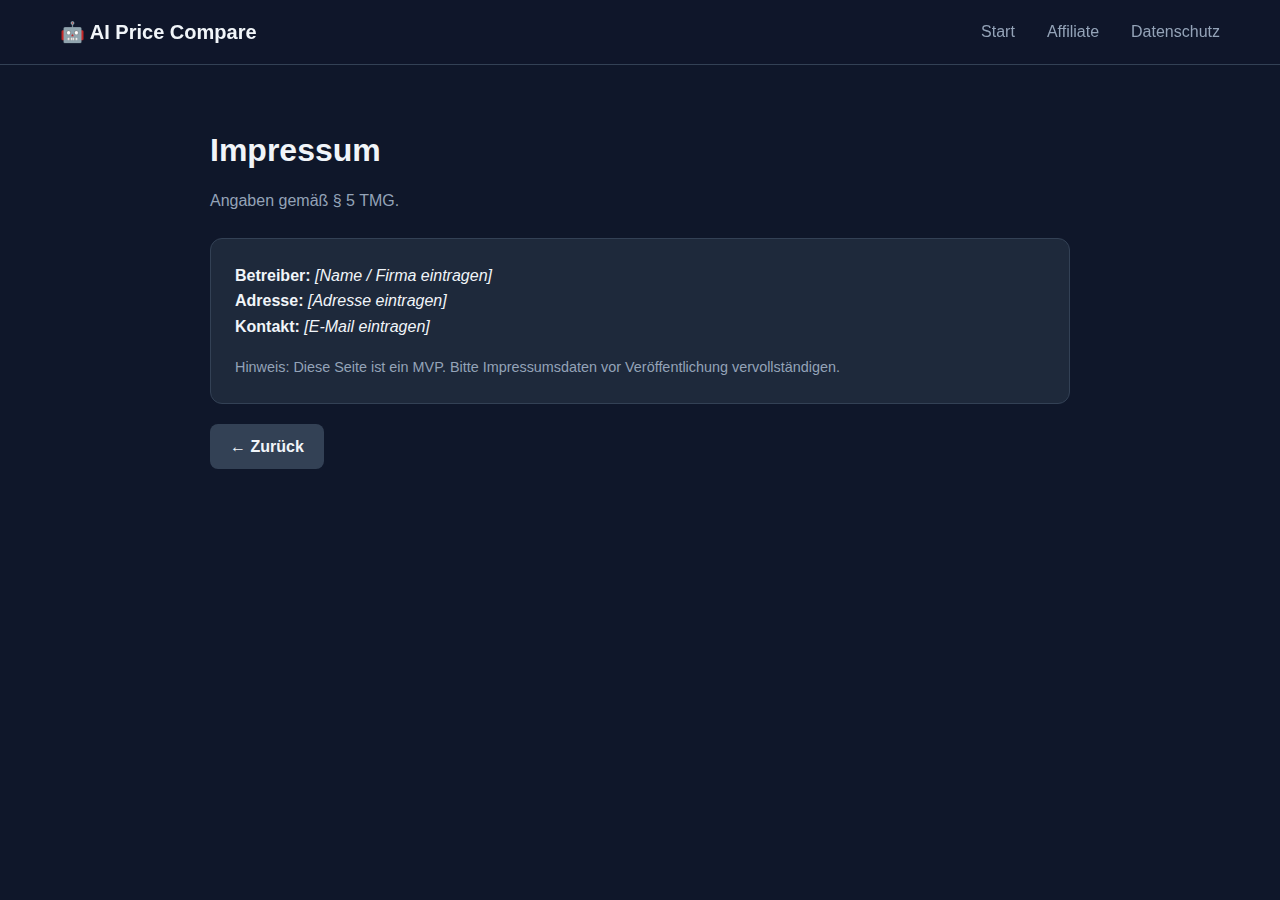
<file: impressum.html>
<!DOCTYPE html>
<html lang="de">
<head>
  <meta charset="UTF-8" />
  <meta name="viewport" content="width=device-width, initial-scale=1.0" />
  <title>Impressum – AI Price Compare</title>
  <link rel="stylesheet" href="css/style.css" />
</head>
<body>
  <header class="header">
    <div class="container">
      <nav class="nav">
        <div class="logo">🤖 AI Price Compare</div>
        <ul class="nav-links">
          <li><a href="index.html">Start</a></li>
          <li><a href="affiliate.html">Affiliate</a></li>
          <li><a href="datenschutz.html">Datenschutz</a></li>
        </ul>
      </nav>
    </div>
  </header>

  <main class="models-section">
    <div class="container" style="max-width: 900px">
      <h1 style="font-size:2rem;margin-bottom:12px">Impressum</h1>
      <p class="section-subtitle" style="text-align:left;margin-bottom:24px">
        Angaben gemäß § 5 TMG.
      </p>

      <div class="model-card" style="max-width: 900px">
        <p><strong>Betreiber:</strong> <em>[Name / Firma eintragen]</em></p>
        <p><strong>Adresse:</strong> <em>[Adresse eintragen]</em></p>
        <p><strong>Kontakt:</strong> <em>[E-Mail eintragen]</em></p>
        <p style="margin-top:16px;color:var(--text-muted);font-size:0.9rem">
          Hinweis: Diese Seite ist ein MVP. Bitte Impressumsdaten vor Veröffentlichung vervollständigen.
        </p>
      </div>

      <p style="margin-top:20px"><a class="btn btn-secondary" href="index.html" style="max-width:220px;display:inline-block">← Zurück</a></p>
    </div>
  </main>
</body>
</html>
</file>
<file: css/tokenmeter.css>
/* ============================================================
   TokenMeter — Premium Light Theme
   Inspired by: Stripe, Linear, Vercel, Raycast
   ============================================================ */

/* --- Design Tokens --- */
:root {
  --bg-primary: #ffffff;
  --bg-secondary: #f8fafc;
  --bg-tertiary: #f1f5f9;
  --bg-card: rgba(255, 255, 255, 0.8);
  --bg-card-hover: rgba(255, 255, 255, 1);
  --bg-glass: rgba(255, 255, 255, 0.6);
  --bg-glass-hover: rgba(255, 255, 255, 0.85);

  --border: rgba(0, 0, 0, 0.10);
  --border-hover: rgba(0, 0, 0, 0.18);
  --border-accent: rgba(59, 130, 246, 0.35);

  --text-primary: #0f172a;
  --text-secondary: #475569;
  --text-muted: #94a3b8;
  --text-accent: #3b82f6;

  --accent: #3b82f6;
  --accent-light: #60a5fa;
  --accent-dark: #2563eb;
  --accent-glow: rgba(59, 130, 246, 0.12);
  --accent-glow-strong: rgba(59, 130, 246, 0.25);

  --cyan: #06b6d4;
  --cyan-glow: rgba(6, 182, 212, 0.12);
  --green: #10b981;
  --green-glow: rgba(16, 185, 129, 0.12);
  --amber: #f59e0b;
  --red: #ef4444;
  --purple: #8b5cf6;

  --radius-sm: 8px;
  --radius-md: 12px;
  --radius-lg: 16px;
  --radius-xl: 24px;
  --radius-full: 9999px;

  --shadow-sm: 0 1px 2px rgba(0,0,0,0.05);
  --shadow-md: 0 4px 16px rgba(0,0,0,0.08);
  --shadow-lg: 0 8px 32px rgba(0,0,0,0.12);
  --shadow-glow: 0 4px 24px rgba(59, 130, 246, 0.15);
  --shadow-glow-strong: 0 8px 40px rgba(59, 130, 246, 0.2);
  --shadow-card: 0 1px 3px rgba(0,0,0,0.04), 0 4px 12px rgba(0,0,0,0.04);
  --shadow-card-hover: 0 8px 30px rgba(0,0,0,0.08), 0 0 0 1px rgba(59,130,246,0.1);

  --font-sans: 'Inter', -apple-system, BlinkMacSystemFont, 'Segoe UI', sans-serif;
  --font-mono: 'JetBrains Mono', 'SF Mono', 'Fira Code', monospace;

  --ease-out: cubic-bezier(0.16, 1, 0.3, 1);
  --ease-spring: cubic-bezier(0.34, 1.56, 0.64, 1);

  --container-max: 1200px;
  --nav-height: 64px;
}

/* --- Reset & Base --- */
*, *::before, *::after { box-sizing: border-box; margin: 0; padding: 0; }

html {
  scroll-behavior: smooth;
  -webkit-font-smoothing: antialiased;
  -moz-osx-font-smoothing: grayscale;
  scroll-padding-top: calc(var(--nav-height) + 32px);
}

body {
  font-family: var(--font-sans);
  background: var(--bg-primary);
  color: var(--text-secondary);
  line-height: 1.6;
  overflow-x: hidden;
  min-height: 100vh;
}

::selection {
  background: var(--accent);
  color: white;
}

a { color: var(--text-accent); text-decoration: none; transition: color 0.2s; }
a:hover { color: var(--accent-dark); }
img { max-width: 100%; height: auto; }

.container {
  max-width: var(--container-max);
  margin: 0 auto;
  padding: 0 24px;
}

@media (max-width: 768px) {
  .container { padding: 0 16px; }
}

/* --- Scroll Progress Bar --- */
.scroll-progress {
  position: fixed;
  top: 0;
  left: 0;
  width: 0%;
  height: 3px;
  background: linear-gradient(90deg, var(--accent), var(--cyan));
  z-index: 200;
  transition: width 0.1s linear;
}

/* --- Animated Background (Hero) --- */
.hero-bg {
  position: absolute;
  inset: 0;
  overflow: hidden;
  z-index: 0;
}

.hero-bg::before {
  content: '';
  position: absolute;
  top: -50%;
  left: -50%;
  width: 200%;
  height: 200%;
  background:
    radial-gradient(ellipse 600px 400px at 30% 20%, rgba(59, 130, 246, 0.15), transparent),
    radial-gradient(ellipse 500px 350px at 70% 60%, rgba(6, 182, 212, 0.10), transparent),
    radial-gradient(ellipse 400px 300px at 50% 80%, rgba(139, 92, 246, 0.08), transparent);
  animation: gradientDrift 20s ease-in-out infinite alternate;
}

@keyframes gradientDrift {
  0% { transform: translate(0, 0) rotate(0deg); }
  33% { transform: translate(2%, -3%) rotate(1deg); }
  66% { transform: translate(-2%, 2%) rotate(-1deg); }
  100% { transform: translate(1%, -1%) rotate(0.5deg); }
}

/* Dot grid overlay */
.hero-bg::after {
  content: '';
  position: absolute;
  inset: 0;
  background-image: radial-gradient(circle, rgba(59, 130, 246, 0.07) 1px, transparent 1px);
  background-size: 32px 32px;
  mask-image: radial-gradient(ellipse 80% 60% at 50% 40%, black 30%, transparent 100%);
  -webkit-mask-image: radial-gradient(ellipse 80% 60% at 50% 40%, black 30%, transparent 100%);
}

/* Floating orbs */
.hero-orb {
  position: absolute;
  border-radius: 50%;
  filter: blur(80px);
  opacity: 0.4;
  animation: orbFloat 15s ease-in-out infinite alternate;
  pointer-events: none;
}

.hero-orb-1 {
  width: 300px; height: 300px;
  background: rgba(59, 130, 246, 0.25);
  top: -50px; right: -80px;
  animation-delay: 0s;
}

.hero-orb-2 {
  width: 250px; height: 250px;
  background: rgba(6, 182, 212, 0.2);
  bottom: -40px; left: -60px;
  animation-delay: -5s;
}

.hero-orb-3 {
  width: 200px; height: 200px;
  background: rgba(139, 92, 246, 0.15);
  top: 40%; left: 50%;
  animation-delay: -10s;
}

@keyframes orbFloat {
  0% { transform: translate(0, 0) scale(1); }
  33% { transform: translate(30px, -20px) scale(1.1); }
  66% { transform: translate(-20px, 30px) scale(0.95); }
  100% { transform: translate(10px, -10px) scale(1.05); }
}

/* --- Navigation --- */
.nav {
  position: fixed;
  top: 0;
  left: 0;
  right: 0;
  z-index: 100;
  height: var(--nav-height);
  backdrop-filter: blur(16px) saturate(180%);
  -webkit-backdrop-filter: blur(16px) saturate(180%);
  background: rgba(255, 255, 255, 0.75);
  border-bottom: 1px solid var(--border);
  transition: all 0.3s var(--ease-out);
}

.nav.scrolled {
  background: rgba(255, 255, 255, 0.92);
  box-shadow: 0 1px 20px rgba(0, 0, 0, 0.06);
}

.nav-inner {
  display: flex;
  align-items: center;
  justify-content: space-between;
  height: 100%;
}

.nav-brand {
  display: flex;
  align-items: center;
  gap: 10px;
  text-decoration: none;
  color: var(--text-primary);
}

.nav-logo {
  width: 32px;
  height: 32px;
  transition: transform 0.3s var(--ease-spring);
}

.nav-brand:hover .nav-logo {
  transform: rotate(-8deg) scale(1.05);
}

.nav-brand-text {
  font-size: 1.25rem;
  font-weight: 700;
  letter-spacing: -0.02em;
  color: var(--text-primary);
}

.text-accent { color: var(--accent); }

.nav-links {
  display: flex;
  align-items: center;
  gap: 32px;
}

.nav-links a {
  font-size: 0.875rem;
  font-weight: 500;
  color: var(--text-secondary);
  transition: color 0.2s;
  position: relative;
}

.nav-links a::after {
  content: '';
  position: absolute;
  bottom: -4px;
  left: 0;
  width: 0;
  height: 2px;
  background: var(--accent);
  transition: width 0.3s var(--ease-out);
  border-radius: 1px;
}

.nav-links a:hover { color: var(--text-primary); }
.nav-links a:hover::after { width: 100%; }

.nav-lang {
  padding: 4px 12px;
  border: 1px solid var(--border);
  border-radius: var(--radius-full);
  font-size: 0.8rem !important;
  transition: all 0.2s !important;
}

.nav-lang:hover {
  border-color: var(--accent) !important;
  background: var(--accent-glow) !important;
}

/* Hamburger */
.nav-toggle {
  display: none;
  flex-direction: column;
  gap: 5px;
  background: none;
  border: none;
  cursor: pointer;
  padding: 8px;
}

.nav-toggle span {
  width: 22px;
  height: 2px;
  background: var(--text-secondary);
  border-radius: 2px;
  transition: all 0.3s var(--ease-out);
}

.nav-toggle.active span:nth-child(1) { transform: rotate(45deg) translate(5px, 5px); }
.nav-toggle.active span:nth-child(2) { opacity: 0; transform: scaleX(0); }
.nav-toggle.active span:nth-child(3) { transform: rotate(-45deg) translate(5px, -5px); }

@media (max-width: 768px) {
  .nav-toggle { display: flex; }
  .nav-links {
    position: fixed;
    top: var(--nav-height);
    left: 0;
    right: 0;
    bottom: 0;
    flex-direction: column;
    background: rgba(255, 255, 255, 0.97);
    backdrop-filter: blur(20px);
    -webkit-backdrop-filter: blur(20px);
    padding: 40px 24px;
    gap: 24px;
    transform: translateX(100%);
    transition: transform 0.4s var(--ease-out);
  }
  .nav-links.open { transform: translateX(0); }
  .nav-links a { font-size: 1.1rem; }
  .nav-links a::after { display: none; }
}

/* --- Hero --- */
.hero {
  position: relative;
  padding: calc(var(--nav-height) + 80px) 0 100px;
  text-align: center;
  overflow: hidden;
  background: linear-gradient(180deg, #f0f7ff 0%, #ffffff 100%);
}

.hero .container { position: relative; z-index: 1; }

.hero-badge {
  display: inline-flex;
  align-items: center;
  gap: 8px;
  padding: 6px 18px;
  background: white;
  border: 1px solid var(--border);
  border-radius: var(--radius-full);
  font-size: 0.8rem;
  color: var(--text-secondary);
  margin-bottom: 32px;
  box-shadow: var(--shadow-sm);
  animation: fadeInUp 0.6s var(--ease-out) both;
}

.pulse-dot {
  width: 8px;
  height: 8px;
  background: var(--green);
  border-radius: 50%;
  animation: pulse 2s ease-in-out infinite;
}

@keyframes pulse {
  0%, 100% { opacity: 1; box-shadow: 0 0 0 0 rgba(16, 185, 129, 0.4); }
  50% { opacity: 0.8; box-shadow: 0 0 0 8px rgba(16, 185, 129, 0); }
}

.hero-title {
  font-size: clamp(2.5rem, 6vw, 4.5rem);
  font-weight: 800;
  line-height: 1.1;
  letter-spacing: -0.03em;
  color: var(--text-primary);
  margin-bottom: 24px;
  animation: fadeInUp 0.6s 0.1s var(--ease-out) both;
}

.text-gradient {
  background: linear-gradient(135deg, var(--accent) 0%, var(--cyan) 50%, var(--purple) 100%);
  background-size: 200% auto;
  -webkit-background-clip: text;
  -webkit-text-fill-color: transparent;
  background-clip: text;
  animation: shimmer 4s ease-in-out infinite;
}

@keyframes shimmer {
  0%, 100% { background-position: 0% center; }
  50% { background-position: 100% center; }
}

.hero-sub {
  font-size: clamp(1rem, 2vw, 1.25rem);
  color: var(--text-secondary);
  max-width: 600px;
  margin: 0 auto 40px;
  line-height: 1.7;
  animation: fadeInUp 0.6s 0.2s var(--ease-out) both;
}

.hero-actions {
  display: flex;
  gap: 16px;
  justify-content: center;
  flex-wrap: wrap;
  margin-bottom: 64px;
  animation: fadeInUp 0.6s 0.3s var(--ease-out) both;
}

.hero-stats {
  display: flex;
  align-items: center;
  justify-content: center;
  gap: 40px;
  animation: fadeInUp 0.6s 0.4s var(--ease-out) both;
}

.hero-stat { text-align: center; }

.hero-stat-num {
  display: block;
  font-size: 2rem;
  font-weight: 800;
  color: var(--text-primary);
  letter-spacing: -0.02em;
  font-variant-numeric: tabular-nums;
}

.hero-stat-label {
  font-size: 0.8rem;
  color: var(--text-muted);
  text-transform: uppercase;
  letter-spacing: 0.08em;
}

.hero-stat-divider {
  width: 1px;
  height: 40px;
  background: var(--border);
}

@keyframes fadeInUp {
  from { opacity: 0; transform: translateY(20px); }
  to { opacity: 1; transform: translateY(0); }
}

/* --- Buttons --- */
.btn {
  display: inline-flex;
  align-items: center;
  justify-content: center;
  gap: 8px;
  padding: 10px 20px;
  font-family: var(--font-sans);
  font-size: 0.875rem;
  font-weight: 600;
  border-radius: var(--radius-md);
  border: none;
  cursor: pointer;
  transition: all 0.25s var(--ease-out);
  text-decoration: none;
  white-space: nowrap;
}

.btn-primary {
  background: var(--accent);
  color: white;
  box-shadow: 0 1px 3px rgba(59,130,246,0.3), 0 4px 12px rgba(59,130,246,0.15);
}

.btn-primary:hover {
  background: var(--accent-dark);
  color: white;
  box-shadow: 0 2px 8px rgba(59,130,246,0.4), 0 8px 24px rgba(59,130,246,0.2);
  transform: translateY(-1px);
}

.btn-primary:active { transform: translateY(0); }

.btn-ghost {
  background: white;
  color: var(--text-secondary);
  border: 1px solid var(--border);
  box-shadow: var(--shadow-sm);
}

.btn-ghost:hover {
  background: var(--bg-secondary);
  border-color: var(--border-hover);
  color: var(--text-primary);
  box-shadow: var(--shadow-md);
}

.btn-secondary {
  background: var(--bg-secondary);
  color: var(--text-secondary);
  border: 1px solid var(--border);
}

.btn-secondary:hover {
  background: var(--bg-tertiary);
  border-color: var(--border-hover);
  color: var(--text-primary);
}

.btn-lg { padding: 14px 28px; font-size: 1rem; border-radius: var(--radius-lg); }
.btn-sm { padding: 6px 14px; font-size: 0.8rem; }
.btn-block { width: 100%; }

/* --- Provider Marquee --- */
.marquee-section {
  border-top: 1px solid var(--border);
  border-bottom: 1px solid var(--border);
  background: var(--bg-secondary);
  padding: 24px 0;
  overflow: hidden;
}

.marquee-label {
  text-align: center;
  font-size: 0.75rem;
  font-weight: 600;
  color: var(--text-secondary);
  text-transform: uppercase;
  letter-spacing: 0.1em;
  margin-bottom: 16px;
}

.marquee-track {
  display: flex;
  width: max-content;
  animation: marqueeScroll 30s linear infinite;
}

.marquee-track:hover {
  animation-play-state: paused;
}

.marquee-item {
  display: flex;
  align-items: center;
  gap: 8px;
  padding: 8px 32px;
  font-size: 0.9rem;
  font-weight: 600;
  color: var(--text-secondary);
  white-space: nowrap;
  transition: color 0.2s;
}

.marquee-item:hover {
  color: var(--accent);
}

.marquee-item svg,
.marquee-item img {
  width: 20px;
  height: 20px;
  opacity: 0.5;
}

@keyframes marqueeScroll {
  0% { transform: translateX(0); }
  100% { transform: translateX(-50%); }
}

/* --- Trust Bar --- */
.trust-bar {
  border-bottom: 1px solid var(--border);
  background: var(--bg-primary);
  padding: 16px 0;
}

.trust-items {
  display: flex;
  align-items: center;
  justify-content: center;
  gap: 48px;
  flex-wrap: wrap;
}

.trust-item {
  display: flex;
  align-items: center;
  gap: 8px;
  font-size: 0.85rem;
  color: var(--text-muted);
}

.trust-item svg { color: var(--accent); flex-shrink: 0; }

/* --- Sections --- */
.section {
  padding: 80px 0;
  position: relative;
}

.section-alt {
  background: var(--bg-secondary);
}

.section-accent {
  background: linear-gradient(180deg, #f0f7ff 0%, var(--bg-primary) 100%);
}

.section-header {
  text-align: center;
  margin-bottom: 48px;
}

.section-title {
  font-size: clamp(1.75rem, 3.5vw, 2.5rem);
  font-weight: 800;
  color: var(--text-primary);
  letter-spacing: -0.02em;
  margin-bottom: 12px;
}

.section-sub {
  font-size: 1rem;
  color: var(--text-muted);
}

/* --- Bento Grid (Why TokenMeter) --- */
.bento-grid {
  display: grid;
  grid-template-columns: repeat(3, 1fr);
  gap: 16px;
  margin-bottom: 0;
}

.bento-card {
  background: white;
  border: 1px solid var(--border);
  border-radius: var(--radius-lg);
  padding: 32px;
  transition: all 0.35s var(--ease-out);
  position: relative;
  overflow: hidden;
  box-shadow: var(--shadow-card);
}

.bento-card:hover {
  border-color: var(--border-accent);
  box-shadow: var(--shadow-card-hover);
  transform: translateY(-2px);
}

.bento-card.span-2 {
  grid-column: span 2;
}

.bento-icon {
  width: 48px;
  height: 48px;
  display: flex;
  align-items: center;
  justify-content: center;
  background: linear-gradient(135deg, var(--accent-glow), rgba(6,182,212,0.08));
  border-radius: var(--radius-md);
  margin-bottom: 20px;
  color: var(--accent);
  font-size: 1.5rem;
}

.bento-card h3 {
  font-size: 1.1rem;
  font-weight: 700;
  color: var(--text-primary);
  margin-bottom: 8px;
}

.bento-card p {
  font-size: 0.9rem;
  color: var(--text-secondary);
  line-height: 1.6;
}

.bento-card .bento-number {
  font-size: 2.5rem;
  font-weight: 800;
  color: var(--accent);
  font-family: var(--font-mono);
  margin-bottom: 8px;
  letter-spacing: -0.02em;
}

@media (max-width: 768px) {
  .bento-grid { grid-template-columns: 1fr; }
  .bento-card.span-2 { grid-column: span 1; }
}

/* --- Toolbar --- */
.toolbar {
  display: flex;
  flex-wrap: wrap;
  gap: 16px;
  align-items: center;
  margin-bottom: 32px;
  padding: 16px 20px;
  background: white;
  border: 1px solid var(--border);
  border-radius: var(--radius-lg);
  box-shadow: var(--shadow-sm);
}

.search-wrap {
  flex: 1;
  min-width: 200px;
  position: relative;
}

.search-icon {
  position: absolute;
  left: 12px;
  top: 50%;
  transform: translateY(-50%);
  color: var(--text-muted);
  pointer-events: none;
}

.search-wrap input {
  width: 100%;
  padding: 10px 10px 10px 40px;
  background: var(--bg-secondary);
  border: 1px solid var(--border);
  border-radius: var(--radius-md);
  color: var(--text-primary);
  font-family: var(--font-sans);
  font-size: 0.875rem;
  transition: all 0.2s;
  outline: none;
}

.search-wrap input::placeholder { color: var(--text-muted); }

.search-wrap input:focus {
  border-color: var(--accent);
  box-shadow: 0 0 0 3px var(--accent-glow);
  background: white;
}

.filter-pills, .filter-bar {
  display: flex;
  gap: 6px;
  flex-wrap: wrap;
}

.pill, .filter-btn {
  padding: 7px 16px;
  background: transparent;
  border: 1px solid var(--border);
  border-radius: var(--radius-full);
  color: var(--text-secondary);
  font-family: var(--font-sans);
  font-size: 0.8rem;
  font-weight: 500;
  cursor: pointer;
  transition: all 0.25s var(--ease-out);
  white-space: nowrap;
}

.pill:hover, .filter-btn:hover {
  border-color: var(--border-hover);
  color: var(--text-primary);
  background: var(--bg-secondary);
}

.pill.active, .filter-btn.active {
  background: var(--accent);
  border-color: var(--accent);
  color: white;
  box-shadow: 0 2px 8px rgba(59, 130, 246, 0.25);
}

.sort-wrap select {
  padding: 9px 14px;
  background: var(--bg-secondary);
  border: 1px solid var(--border);
  border-radius: var(--radius-md);
  color: var(--text-secondary);
  font-family: var(--font-sans);
  font-size: 0.825rem;
  cursor: pointer;
  outline: none;
  transition: all 0.2s;
}

.sort-wrap select:focus {
  border-color: var(--accent);
  box-shadow: 0 0 0 3px var(--accent-glow);
}

@media (max-width: 768px) {
  .toolbar { flex-direction: column; }
  .search-wrap { width: 100%; }
  .filter-pills { width: 100%; overflow-x: auto; flex-wrap: nowrap; padding-bottom: 4px; }
  .sort-wrap { width: 100%; }
  .sort-wrap select { width: 100%; }
}

/* --- Model Cards Grid --- */
.models-grid {
  display: grid;
  grid-template-columns: repeat(auto-fill, minmax(340px, 1fr));
  gap: 20px;
}

@media (max-width: 768px) {
  .models-grid { grid-template-columns: 1fr; }
}

/* --- Model Card --- */
.model-card {
  position: relative;
  background: white;
  border: 1px solid var(--border);
  border-radius: var(--radius-lg);
  padding: 24px;
  transition: all 0.35s var(--ease-out);
  box-shadow: var(--shadow-card);
  overflow: hidden;
}

/* Subtle accent gradient on hover */
.model-card::before {
  content: '';
  position: absolute;
  inset: 0;
  border-radius: inherit;
  background: linear-gradient(135deg, rgba(59, 130, 246, 0.03), rgba(6, 182, 212, 0.02), transparent);
  opacity: 0;
  transition: opacity 0.35s var(--ease-out);
  pointer-events: none;
}

.model-card:hover {
  border-color: var(--border-accent);
  transform: translateY(-4px);
  box-shadow: var(--shadow-card-hover);
}

.model-card:hover::before { opacity: 1; }

.model-card.hidden { display: none; }

/* Compare checkbox */
.model-compare {
  position: absolute;
  top: 12px;
  right: 12px;
  z-index: 2;
}

.compare-label {
  display: flex;
  align-items: center;
  gap: 6px;
  font-size: 0.75rem;
  color: var(--text-muted);
  cursor: pointer;
  padding: 4px 10px;
  border-radius: var(--radius-full);
  background: var(--bg-secondary);
  border: 1px solid transparent;
  transition: all 0.2s;
}

.compare-label:hover {
  color: var(--text-secondary);
  border-color: var(--border);
  background: var(--bg-tertiary);
}

.compare-checkbox {
  accent-color: var(--accent);
  width: 14px;
  height: 14px;
}

/* Card header */
.model-header {
  display: flex;
  align-items: flex-start;
  justify-content: space-between;
  margin-bottom: 20px;
  padding-right: 80px;
}

.model-name {
  font-size: 1.1rem;
  font-weight: 700;
  color: var(--text-primary);
  letter-spacing: -0.01em;
}

.model-provider {
  font-size: 0.8rem;
  color: var(--text-muted);
  margin-top: 2px;
}

/* Category badges */
.category-badge {
  display: inline-flex;
  align-items: center;
  padding: 3px 10px;
  font-size: 0.7rem;
  font-weight: 600;
  text-transform: uppercase;
  letter-spacing: 0.06em;
  border-radius: var(--radius-full);
  white-space: nowrap;
  flex-shrink: 0;
}

.category-badge.frontier {
  background: rgba(59, 130, 246, 0.08);
  color: var(--accent);
  border: 1px solid rgba(59, 130, 246, 0.15);
}

.category-badge.balanced {
  background: rgba(6, 182, 212, 0.08);
  color: var(--cyan);
  border: 1px solid rgba(6, 182, 212, 0.15);
}

.category-badge.budget {
  background: rgba(16, 185, 129, 0.08);
  color: var(--green);
  border: 1px solid rgba(16, 185, 129, 0.15);
}

.category-badge.open-source {
  background: rgba(245, 158, 11, 0.08);
  color: #d97706;
  border: 1px solid rgba(245, 158, 11, 0.15);
}

/* Pricing section */
.model-pricing {
  margin-bottom: 16px;
  position: relative;
  z-index: 1;
}

.price-row {
  display: flex;
  align-items: center;
  justify-content: space-between;
  padding: 8px 0;
  border-bottom: 1px solid var(--border);
}

.price-row:last-child { border-bottom: none; }

.price-label {
  font-size: 0.8rem;
  color: var(--text-muted);
}

.price-value {
  font-family: var(--font-mono);
  font-size: 0.95rem;
  font-weight: 600;
  color: var(--text-primary);
}

.price-value.savings { color: var(--green); }

/* Trend badges */
.trend-badge {
  font-size: 0.7rem;
  padding: 2px 8px;
  border-radius: var(--radius-full);
}

.trend-badge.trend-up {
  background: rgba(239, 68, 68, 0.08);
  color: var(--red);
}

.trend-badge.trend-down {
  background: rgba(16, 185, 129, 0.08);
  color: var(--green);
}

.trend-wrapper { margin-left: 8px; }

/* Savings box */
.savings-highlight-box {
  margin-top: 12px;
  padding: 10px 14px;
  background: rgba(16, 185, 129, 0.06);
  border: 1px solid rgba(16, 185, 129, 0.12);
  border-radius: var(--radius-md);
}

.savings-highlight-box .savings-label {
  font-size: 0.7rem;
  text-transform: uppercase;
  letter-spacing: 0.06em;
  color: var(--green);
  margin-bottom: 4px;
}

.savings-highlight-box .savings-text {
  font-size: 0.825rem;
  color: var(--text-secondary);
}

/* Feature tags */
.model-features {
  display: flex;
  flex-wrap: wrap;
  gap: 6px;
  margin-bottom: 20px;
  position: relative;
  z-index: 1;
}

.feature-tag {
  padding: 3px 10px;
  font-size: 0.7rem;
  font-weight: 500;
  color: var(--text-muted);
  background: var(--bg-secondary);
  border: 1px solid var(--border);
  border-radius: var(--radius-full);
}

/* Card footer */
.model-footer {
  display: flex;
  gap: 8px;
  position: relative;
  z-index: 1;
}

.model-footer .btn {
  flex: 1;
  font-size: 0.8rem;
  padding: 8px 14px;
}

/* --- Savings section --- */
.savings-card {
  position: relative;
  max-width: 600px;
  margin: 0 auto;
  padding: 40px;
  background: white;
  border: 1px solid var(--border-accent);
  border-radius: var(--radius-xl);
  text-align: center;
  box-shadow: var(--shadow-glow);
  overflow: hidden;
}

.savings-card::before {
  content: '';
  position: absolute;
  inset: -1px;
  border-radius: inherit;
  background: linear-gradient(135deg, rgba(59,130,246,0.08), transparent 50%, rgba(6,182,212,0.08));
  z-index: 0;
  pointer-events: none;
}

.savings-card > * { position: relative; z-index: 1; }

.savings-badge {
  display: inline-block;
  padding: 4px 14px;
  background: var(--accent-glow);
  border: 1px solid rgba(59,130,246,0.2);
  border-radius: var(--radius-full);
  font-size: 0.8rem;
  font-weight: 600;
  color: var(--accent);
  margin-bottom: 16px;
}

.savings-card h3 {
  font-size: 1.5rem;
  font-weight: 700;
  color: var(--text-primary);
  margin-bottom: 24px;
}

.savings-compare {
  display: flex;
  align-items: center;
  justify-content: center;
  gap: 24px;
  margin-bottom: 28px;
  flex-wrap: wrap;
}

.savings-col { text-align: center; }

.savings-compare .savings-label {
  display: block;
  font-size: 0.75rem;
  color: var(--text-muted);
  text-transform: uppercase;
  letter-spacing: 0.06em;
  margin-bottom: 4px;
}

.savings-price {
  font-family: var(--font-mono);
  font-size: 1.2rem;
  font-weight: 700;
}

.savings-price.old {
  color: var(--text-muted);
  text-decoration: line-through;
}

.savings-price.new { color: var(--green); }

.savings-arrow {
  font-size: 1.5rem;
  color: var(--accent);
}

/* --- Calculator --- */
.calc-card {
  max-width: 800px;
  margin: 0 auto;
  padding: 32px;
  background: white;
  border: 1px solid var(--border);
  border-radius: var(--radius-xl);
  box-shadow: var(--shadow-card);
}

.calc-inputs {
  display: grid;
  grid-template-columns: 1fr 1fr;
  gap: 20px;
  margin-bottom: 32px;
}

@media (max-width: 640px) {
  .calc-inputs { grid-template-columns: 1fr; }
}

.calc-field label {
  display: block;
  font-size: 0.8rem;
  font-weight: 500;
  color: var(--text-muted);
  text-transform: uppercase;
  letter-spacing: 0.04em;
  margin-bottom: 8px;
}

.calc-field input {
  width: 100%;
  padding: 12px 16px;
  background: var(--bg-secondary);
  border: 1px solid var(--border);
  border-radius: var(--radius-md);
  color: var(--text-primary);
  font-family: var(--font-mono);
  font-size: 1rem;
  outline: none;
  transition: all 0.2s;
}

.calc-field input:focus {
  border-color: var(--accent);
  box-shadow: 0 0 0 3px var(--accent-glow);
  background: white;
}

/* Calculator results table */
.calc-results h3 {
  font-size: 1rem;
  font-weight: 600;
  color: var(--text-primary);
  margin-bottom: 16px;
}

.calc-table {
  width: 100%;
  border-collapse: collapse;
}

.calc-table th {
  text-align: left;
  padding: 10px 12px;
  font-size: 0.75rem;
  font-weight: 600;
  color: var(--text-muted);
  text-transform: uppercase;
  letter-spacing: 0.06em;
  border-bottom: 2px solid var(--border);
}

.calc-table td {
  padding: 10px 12px;
  font-size: 0.875rem;
  color: var(--text-secondary);
  border-bottom: 1px solid var(--border);
}

.calc-table tbody tr:hover {
  background: var(--bg-secondary);
}

.calc-table .best-price {
  color: var(--green);
  font-weight: 700;
  font-family: var(--font-mono);
}

/* --- Deals --- */
.deals-grid {
  display: grid;
  grid-template-columns: repeat(auto-fill, minmax(300px, 1fr));
  gap: 20px;
}

.deal-card {
  position: relative;
  padding: 28px;
  background: white;
  border: 1px solid var(--border);
  border-radius: var(--radius-lg);
  transition: all 0.3s var(--ease-out);
  box-shadow: var(--shadow-card);
  overflow: hidden;
}

.deal-card:hover {
  border-color: var(--border-accent);
  transform: translateY(-2px);
  box-shadow: var(--shadow-card-hover);
}

.deal-card.featured {
  border-color: var(--accent);
  box-shadow: var(--shadow-glow);
}

.deal-card.featured::before {
  content: '';
  position: absolute;
  top: 0;
  left: 0;
  right: 0;
  height: 3px;
  background: linear-gradient(90deg, var(--accent), var(--cyan), var(--accent));
}

.deal-badge {
  display: inline-block;
  padding: 3px 10px;
  background: var(--accent);
  color: white;
  font-size: 0.7rem;
  font-weight: 700;
  text-transform: uppercase;
  letter-spacing: 0.06em;
  border-radius: var(--radius-full);
  margin-bottom: 12px;
}

.deal-provider {
  font-size: 0.75rem;
  font-weight: 600;
  color: var(--text-muted);
  text-transform: uppercase;
  letter-spacing: 0.06em;
  margin-bottom: 8px;
}

.deal-card h3 {
  font-size: 1.1rem;
  font-weight: 700;
  color: var(--text-primary);
  margin-bottom: 8px;
}

.deal-card p { font-size: 0.875rem; color: var(--text-secondary); margin-bottom: 12px; }

.deal-discount {
  font-family: var(--font-mono);
  font-size: 1.1rem;
  font-weight: 700;
  color: var(--green);
  margin-bottom: 8px;
}

.deal-requirements {
  font-size: 0.8rem;
  color: var(--text-muted);
  font-style: italic;
}

/* --- Newsletter --- */
.newsletter-card {
  display: grid;
  grid-template-columns: 1fr 1fr;
  gap: 48px;
  align-items: center;
  padding: 48px;
  background: linear-gradient(135deg, #eff6ff, #f0fdfa);
  border: 1px solid var(--border);
  border-radius: var(--radius-xl);
  overflow: hidden;
  position: relative;
}

.newsletter-card::before {
  content: '';
  position: absolute;
  top: -100px;
  right: -100px;
  width: 300px;
  height: 300px;
  background: radial-gradient(circle, rgba(59,130,246,0.08), transparent 70%);
  pointer-events: none;
}

@media (max-width: 768px) {
  .newsletter-card { grid-template-columns: 1fr; gap: 32px; padding: 32px; }
}

.newsletter-content h2 {
  font-size: 1.75rem;
  font-weight: 800;
  color: var(--text-primary);
  margin-bottom: 12px;
}

.newsletter-content p {
  color: var(--text-secondary);
  margin-bottom: 20px;
}

.newsletter-perks {
  list-style: none;
}

.newsletter-perks li {
  padding: 6px 0;
  font-size: 0.9rem;
  color: var(--text-secondary);
}

.newsletter-form {
  display: flex;
  flex-direction: column;
  gap: 12px;
}

.newsletter-form input[type="email"] {
  width: 100%;
  padding: 14px 18px;
  background: white;
  border: 1px solid var(--border);
  border-radius: var(--radius-md);
  color: var(--text-primary);
  font-family: var(--font-sans);
  font-size: 0.95rem;
  outline: none;
  transition: all 0.2s;
  box-shadow: var(--shadow-sm);
}

.newsletter-form input[type="email"]::placeholder { color: var(--text-muted); }

.newsletter-form input[type="email"]:focus {
  border-color: var(--accent);
  box-shadow: 0 0 0 3px var(--accent-glow);
}

.form-hint {
  font-size: 0.75rem;
  color: var(--text-muted);
  text-align: center;
}

.newsletter-status {
  display: none;
  padding: 10px 14px;
  border-radius: var(--radius-md);
  font-size: 0.85rem;
  text-align: center;
}

.newsletter-status.success {
  background: rgba(16, 185, 129, 0.08);
  color: var(--green);
  border: 1px solid rgba(16, 185, 129, 0.15);
}

.newsletter-status.error {
  background: rgba(239, 68, 68, 0.08);
  color: var(--red);
  border: 1px solid rgba(239, 68, 68, 0.15);
}

/* --- Footer --- */
.footer {
  padding: 80px 0 40px;
  border-top: 1px solid var(--border);
  background: var(--bg-secondary);
}

.footer-grid {
  display: grid;
  grid-template-columns: 2fr 1fr 1fr 1fr;
  gap: 48px;
  margin-bottom: 48px;
}

@media (max-width: 768px) {
  .footer-grid { grid-template-columns: 1fr 1fr; gap: 32px; }
}

@media (max-width: 480px) {
  .footer-grid { grid-template-columns: 1fr; }
}

.footer-brand p {
  margin-top: 12px;
  font-size: 0.85rem;
  color: var(--text-muted);
  max-width: 280px;
}

.footer-col h4 {
  font-size: 0.8rem;
  font-weight: 600;
  color: var(--text-muted);
  text-transform: uppercase;
  letter-spacing: 0.08em;
  margin-bottom: 16px;
}

.footer-col a {
  display: block;
  padding: 4px 0;
  font-size: 0.875rem;
  color: var(--text-secondary);
  transition: color 0.2s;
}

.footer-col a:hover { color: var(--text-primary); }

.footer-bottom {
  display: flex;
  justify-content: space-between;
  align-items: center;
  padding-top: 24px;
  border-top: 1px solid var(--border);
  font-size: 0.8rem;
  color: var(--text-muted);
  flex-wrap: wrap;
  gap: 8px;
}

/* --- Comparison Bar --- */
.comparison-bar, .compare-bar {
  position: fixed;
  bottom: -80px;
  left: 0;
  right: 0;
  z-index: 90;
  padding: 12px 0;
  background: rgba(255, 255, 255, 0.95);
  backdrop-filter: blur(16px);
  -webkit-backdrop-filter: blur(16px);
  border-top: 1px solid var(--border-accent);
  box-shadow: 0 -4px 20px rgba(0,0,0,0.08);
  transition: bottom 0.4s var(--ease-out);
}

.comparison-bar.visible, .compare-bar.visible {
  bottom: 0;
}

.comparison-bar-content, .compare-bar-inner {
  display: flex;
  align-items: center;
  justify-content: space-between;
}

.comparison-count {
  font-size: 0.9rem;
  font-weight: 600;
  color: var(--text-primary);
}

.comparison-actions, .compare-bar-actions {
  display: flex;
  gap: 8px;
}

/* --- Comparison Modal --- */
.comparison-modal, .modal {
  position: fixed;
  inset: 0;
  z-index: 200;
  display: flex;
  align-items: center;
  justify-content: center;
  opacity: 0;
  visibility: hidden;
  transition: all 0.3s var(--ease-out);
}

.comparison-modal.visible, .modal.visible {
  opacity: 1;
  visibility: visible;
}

.comparison-modal-overlay, .modal-overlay {
  position: absolute;
  inset: 0;
  background: rgba(0, 0, 0, 0.3);
  backdrop-filter: blur(4px);
  -webkit-backdrop-filter: blur(4px);
}

.comparison-modal-content, .modal-content {
  position: relative;
  max-width: 900px;
  width: 90%;
  max-height: 80vh;
  overflow-y: auto;
  background: white;
  border: 1px solid var(--border);
  border-radius: var(--radius-xl);
  padding: 32px;
  box-shadow: var(--shadow-lg);
}

.comparison-modal-header, .modal-header {
  display: flex;
  align-items: center;
  justify-content: space-between;
  margin-bottom: 24px;
}

.comparison-modal-header h2, .modal-header h2 {
  font-size: 1.25rem;
  font-weight: 700;
  color: var(--text-primary);
}

.comparison-modal-close, .modal-close {
  width: 36px;
  height: 36px;
  display: flex;
  align-items: center;
  justify-content: center;
  background: var(--bg-secondary);
  border: 1px solid var(--border);
  border-radius: var(--radius-md);
  color: var(--text-secondary);
  font-size: 1.25rem;
  cursor: pointer;
  transition: all 0.2s;
}

.comparison-modal-close:hover, .modal-close:hover {
  background: var(--bg-tertiary);
  color: var(--text-primary);
}

/* Comparison table */
.comparison-table {
  width: 100%;
  border-collapse: collapse;
}

.comparison-table th, .comparison-table td {
  padding: 12px 16px;
  text-align: left;
  border-bottom: 1px solid var(--border);
  font-size: 0.875rem;
}

.comparison-table th {
  color: var(--text-muted);
  font-size: 0.75rem;
  font-weight: 600;
  text-transform: uppercase;
  letter-spacing: 0.04em;
}

.comparison-table td { color: var(--text-secondary); }

.comparison-table .feature-name {
  font-weight: 500;
  color: var(--text-primary);
}

.comparison-header {
  display: flex;
  flex-direction: column;
  gap: 4px;
}

.comparison-model-name { font-weight: 700; color: var(--text-primary); }
.comparison-model-provider { font-size: 0.75rem; color: var(--text-muted); }

/* --- Empty State --- */
.empty-state {
  text-align: center;
  padding: 60px 20px;
}

.empty-icon { font-size: 3rem; margin-bottom: 16px; }

.empty-state h3 {
  font-size: 1.25rem;
  color: var(--text-primary);
  margin-bottom: 8px;
}

.empty-state p { color: var(--text-muted); }

/* --- Back to Top --- */
.back-to-top {
  position: fixed;
  bottom: 32px;
  right: 32px;
  width: 44px;
  height: 44px;
  display: flex;
  align-items: center;
  justify-content: center;
  background: white;
  border: 1px solid var(--border);
  border-radius: 50%;
  box-shadow: var(--shadow-md);
  color: var(--text-secondary);
  cursor: pointer;
  opacity: 0;
  transform: translateY(10px);
  transition: all 0.3s var(--ease-out);
  z-index: 50;
}

.back-to-top.visible {
  opacity: 1;
  transform: translateY(0);
}

.back-to-top:hover {
  background: var(--accent);
  color: white;
  border-color: var(--accent);
  box-shadow: var(--shadow-glow);
}

/* --- Scrollbar --- */
::-webkit-scrollbar { width: 8px; height: 8px; }
::-webkit-scrollbar-track { background: transparent; }
::-webkit-scrollbar-thumb {
  background: rgba(0,0,0,0.12);
  border-radius: 4px;
}
::-webkit-scrollbar-thumb:hover { background: rgba(0,0,0,0.2); }

/* --- Global animations --- */
@media (prefers-reduced-motion: reduce) {
  *, *::before, *::after {
    animation-duration: 0.01ms !important;
    animation-iteration-count: 1 !important;
    transition-duration: 0.01ms !important;
  }
}

.reveal {
  opacity: 0;
  transform: translateY(20px);
  transition: opacity 0.5s var(--ease-out), transform 0.5s var(--ease-out);
  will-change: opacity, transform;
}

.reveal.visible {
  opacity: 1;
  transform: translateY(0);
}

/* Staggered reveal delays for children */
.reveal:nth-child(2) { transition-delay: 0.1s; }
.reveal:nth-child(3) { transition-delay: 0.15s; }

/* --- Sponsored Listings --- */
.sponsored-badge {
  display: inline-flex;
  align-items: center;
  gap: 4px;
  padding: 2px 8px;
  border-radius: var(--radius-sm);
  font-size: 11px;
  font-weight: 600;
  text-transform: uppercase;
  letter-spacing: 0.02em;
}

.sponsored-badge--featured {
  background: linear-gradient(135deg, var(--amber), #f97316);
  color: white;
}

.sponsored-badge--recommended {
  background: linear-gradient(135deg, var(--green), #059669);
  color: white;
}

.sponsored-badge--route {
  background: linear-gradient(135deg, var(--accent), var(--accent-dark));
  color: white;
}

.sponsored-row {
  background: linear-gradient(90deg, rgba(245, 158, 11, 0.05) 0%, transparent 100%);
  border-left: 3px solid var(--amber);
}

.sponsored-row:hover {
  background: linear-gradient(90deg, rgba(245, 158, 11, 0.08) 0%, transparent 100%);
}

.sponsored-widget {
  background: linear-gradient(135deg, rgba(245, 158, 11, 0.08), rgba(251, 191, 36, 0.04));
  border: 1px solid rgba(245, 158, 11, 0.2);
  border-radius: var(--radius-md);
  padding: 16px;
  margin-bottom: 16px;
}

.sponsored-widget__header {
  display: flex;
  align-items: center;
  gap: 8px;
  margin-bottom: 8px;
}

.sponsored-widget__title {
  font-size: 14px;
  font-weight: 600;
  color: var(--text-primary);
}

.sponsored-widget__text {
  font-size: 13px;
  color: var(--text-secondary);
  margin-bottom: 12px;
}

.sponsored-widget__cta {
  display: inline-flex;
  align-items: center;
  gap: 6px;
  padding: 8px 16px;
  background: var(--amber);
  color: white;
  border-radius: var(--radius-sm);
  font-size: 13px;
  font-weight: 500;
  transition: all 0.2s var(--ease-out);
}

.sponsored-widget__cta:hover {
  background: #d97706;
  color: white;
  transform: translateY(-1px);
}

.sponsored-section {
  background: linear-gradient(135deg, rgba(245, 158, 11, 0.05), rgba(251, 191, 36, 0.02));
  border: 1px solid rgba(245, 158, 11, 0.15);
  border-radius: var(--radius-lg);
  padding: 20px;
  margin: 24px 0;
}

.sponsored-section__label {
  display: flex;
  align-items: center;
  gap: 8px;
  font-size: 12px;
  font-weight: 600;
  text-transform: uppercase;
  letter-spacing: 0.05em;
  color: var(--amber);
  margin-bottom: 12px;
}

.sponsored-model-card {
  position: relative;
  background: var(--bg-card);
  border: 1px solid rgba(245, 158, 11, 0.3);
  border-radius: var(--radius-md);
  padding: 16px;
  transition: all 0.2s var(--ease-out);
}

.sponsored-model-card:hover {
  border-color: rgba(245, 158, 11, 0.5);
  box-shadow: 0 4px 20px rgba(245, 158, 11, 0.1);
  transform: translateY(-2px);
}

.sponsored-model-card__badge {
  position: absolute;
  top: -8px;
  right: 12px;
  padding: 4px 12px;
  background: linear-gradient(135deg, var(--amber), #f97316);
  color: white;
  border-radius: var(--radius-full);
  font-size: 11px;
  font-weight: 600;
  text-transform: uppercase;
  letter-spacing: 0.02em;
  box-shadow: 0 2px 8px rgba(245, 158, 11, 0.3);
}
</file>
<file: css/style.css>
/* AI Price Compare - Main Styles */

:root {
    --primary: #6366f1;
    --primary-dark: #4f46e5;
    --secondary: #10b981;
    --accent: #f59e0b;
    --bg: #0f172a;
    --bg-light: #1e293b;
    --bg-lighter: #334155;
    --text: #f1f5f9;
    --text-muted: #94a3b8;
    --border: #334155;
    --success: #22c55e;
    --warning: #f59e0b;
    --danger: #ef4444;
    --radius: 12px;
    --radius-sm: 8px;
}

* {
    margin: 0;
    padding: 0;
    box-sizing: border-box;
}

body {
    font-family: 'Inter', -apple-system, BlinkMacSystemFont, sans-serif;
    background: var(--bg);
    color: var(--text);
    line-height: 1.6;
}

.container {
    max-width: 1200px;
    margin: 0 auto;
    padding: 0 20px;
}

/* Header */
.header {
    background: rgba(15, 23, 42, 0.8);
    backdrop-filter: blur(10px);
    position: sticky;
    top: 0;
    z-index: 100;
    border-bottom: 1px solid var(--border);
}

.nav {
    display: flex;
    justify-content: space-between;
    align-items: center;
    padding: 16px 0;
}

.logo {
    font-size: 1.25rem;
    font-weight: 700;
    color: var(--text);
}

.nav-links {
    display: flex;
    list-style: none;
    gap: 32px;
}

.nav-links a {
    color: var(--text-muted);
    text-decoration: none;
    font-weight: 500;
    transition: color 0.2s;
}

.nav-links a:hover {
    color: var(--text);
}

/* Hero */
.hero {
    padding: 80px 0 60px;
    text-align: center;
    background: linear-gradient(180deg, var(--bg) 0%, var(--bg-light) 100%);
}

.hero h1 {
    font-size: 3rem;
    font-weight: 800;
    margin-bottom: 16px;
    background: linear-gradient(135deg, var(--text) 0%, var(--primary) 100%);
    -webkit-background-clip: text;
    -webkit-text-fill-color: transparent;
    background-clip: text;
}

.hero-subtitle {
    font-size: 1.25rem;
    color: var(--text-muted);
    max-width: 600px;
    margin: 0 auto 40px;
}

.hero-stats {
    display: flex;
    justify-content: center;
    gap: 60px;
    margin-top: 40px;
}

.stat {
    text-align: center;
}

.stat-number {
    display: block;
    font-size: 2.5rem;
    font-weight: 800;
    color: var(--primary);
}

.stat-label {
    color: var(--text-muted);
    font-size: 0.875rem;
}

/* Filters */
.filters {
    padding: 24px 0;
    background: var(--bg-light);
    border-bottom: 1px solid var(--border);
}

.search-box {
    position: relative;
    max-width: 500px;
    margin: 0 auto 20px;
}

.search-box input {
    width: 100%;
    padding: 14px 20px 14px 48px;
    background: var(--bg);
    border: 1px solid var(--border);
    border-radius: var(--radius);
    color: var(--text);
    font-size: 1rem;
    transition: border-color 0.2s, box-shadow 0.2s;
}

.search-box input:focus {
    outline: none;
    border-color: var(--primary);
    box-shadow: 0 0 0 3px rgba(99, 102, 241, 0.2);
}

.search-box input::placeholder {
    color: var(--text-muted);
}

.search-icon {
    position: absolute;
    left: 16px;
    top: 50%;
    transform: translateY(-50%);
    font-size: 1.1rem;
    opacity: 0.6;
}

.filter-bar {
    display: flex;
    gap: 12px;
    flex-wrap: wrap;
    justify-content: center;
}

.filter-btn {
    padding: 10px 20px;
    border: 1px solid var(--border);
    background: var(--bg);
    color: var(--text-muted);
    border-radius: var(--radius-sm);
    cursor: pointer;
    font-weight: 500;
    transition: all 0.2s;
}

.filter-btn:hover {
    border-color: var(--primary);
    color: var(--text);
}

.filter-btn.active {
    background: var(--primary);
    border-color: var(--primary);
    color: white;
}

/* Models Section */
.models-section {
    padding: 60px 0;
}

.models-section h2 {
    text-align: center;
    font-size: 2rem;
    margin-bottom: 8px;
}

.section-subtitle {
    text-align: center;
    color: var(--text-muted);
    margin-bottom: 40px;
}

.models-grid {
    display: grid;
    grid-template-columns: repeat(auto-fill, minmax(320px, 1fr));
    gap: 24px;
}

.model-card {
    background: var(--bg-light);
    border: 1px solid var(--border);
    border-radius: var(--radius);
    padding: 24px;
    transition: transform 0.2s, border-color 0.2s;
}

.model-card:hover {
    transform: translateY(-4px);
    border-color: var(--primary);
}

.model-card.hidden {
    display: none;
}

.no-results {
    text-align: center;
    padding: 60px 20px;
    color: var(--text-muted);
}

.no-results-icon {
    font-size: 3rem;
    margin-bottom: 16px;
    opacity: 0.5;
}

.no-results h3 {
    color: var(--text);
    margin-bottom: 8px;
}

.model-header {
    display: flex;
    justify-content: space-between;
    align-items: flex-start;
    margin-bottom: 16px;
}

.model-name {
    font-size: 1.25rem;
    font-weight: 700;
}

.model-provider {
    font-size: 0.875rem;
    color: var(--text-muted);
}

.category-badge {
    padding: 4px 12px;
    border-radius: 20px;
    font-size: 0.75rem;
    font-weight: 600;
    text-transform: uppercase;
}

.category-badge.frontier {
    background: rgba(239, 68, 68, 0.2);
    color: #fca5a5;
}

.category-badge.balanced {
    background: rgba(99, 102, 241, 0.2);
    color: #a5b4fc;
}

.category-badge.budget {
    background: rgba(16, 185, 129, 0.2);
    color: #6ee7b7;
}

.category-badge.open-source {
    background: rgba(245, 158, 11, 0.2);
    color: #fcd34d;
}

.model-pricing {
    margin: 20px 0;
    padding: 16px;
    background: var(--bg);
    border-radius: var(--radius-sm);
}

.price-row {
    display: flex;
    justify-content: space-between;
    margin-bottom: 8px;
}

.price-row:last-child {
    margin-bottom: 0;
}

.price-label {
    color: var(--text-muted);
    font-size: 0.875rem;
}

.price-value {
    font-weight: 600;
    font-family: monospace;
}

.price-value.savings {
    color: var(--success);
}

.savings-highlight-box {
    margin-top: 12px;
    padding: 12px;
    background: rgba(34, 197, 94, 0.1);
    border: 1px solid var(--success);
    border-radius: var(--radius-sm);
}

.savings-highlight-box .savings-label {
    font-size: 0.75rem;
    color: var(--success);
    font-weight: 600;
    text-transform: uppercase;
}

.savings-highlight-box .savings-text {
    font-size: 0.875rem;
    margin-top: 4px;
}

.model-features {
    display: flex;
    flex-wrap: wrap;
    gap: 8px;
    margin: 16px 0;
}

.feature-tag {
    padding: 4px 10px;
    background: var(--bg-lighter);
    border-radius: 20px;
    font-size: 0.75rem;
    color: var(--text-muted);
}

.model-footer {
    display: flex;
    gap: 12px;
}

.btn {
    padding: 10px 20px;
    border-radius: var(--radius-sm);
    font-weight: 600;
    text-decoration: none;
    text-align: center;
    cursor: pointer;
    border: none;
    transition: all 0.2s;
    flex: 1;
}

.btn-primary {
    background: var(--primary);
    color: white;
}

.btn-primary:hover {
    background: var(--primary-dark);
}

.btn-secondary {
    background: var(--bg-lighter);
    color: var(--text);
}

.btn-secondary:hover {
    background: var(--border);
}

/* Savings Section */
.savings-section {
    padding: 40px 0;
    background: var(--bg-light);
}

.savings-highlight {
    background: linear-gradient(135deg, rgba(99, 102, 241, 0.1) 0%, rgba(16, 185, 129, 0.1) 100%);
    border: 1px solid var(--primary);
    border-radius: var(--radius);
    padding: 32px;
    text-align: center;
}

.savings-badge {
    display: inline-block;
    padding: 6px 16px;
    background: var(--primary);
    border-radius: 20px;
    font-size: 0.875rem;
    font-weight: 600;
    margin-bottom: 16px;
}

.savings-highlight h3 {
    font-size: 1.5rem;
    margin-bottom: 16px;
}

.savings-highlight p {
    color: var(--text-muted);
    margin-bottom: 8px;
}

.savings-amount {
    font-size: 1.25rem;
    font-weight: 700;
    color: var(--success) !important;
    margin: 16px 0 !important;
}

.savings-highlight .btn {
    margin-top: 16px;
    display: inline-block;
    max-width: 250px;
}

/* Deals Section */
.deals-section {
    padding: 60px 0;
}

.deals-section h2 {
    text-align: center;
    font-size: 2rem;
    margin-bottom: 40px;
}

.deals-grid {
    display: grid;
    grid-template-columns: repeat(auto-fill, minmax(300px, 1fr));
    gap: 24px;
}

.deal-card {
    background: var(--bg-light);
    border: 1px solid var(--border);
    border-radius: var(--radius);
    padding: 24px;
    position: relative;
}

.deal-card.featured {
    border-color: var(--accent);
}

.deal-badge {
    position: absolute;
    top: -10px;
    right: 20px;
    background: var(--accent);
    color: var(--bg);
    padding: 4px 12px;
    border-radius: 20px;
    font-size: 0.75rem;
    font-weight: 700;
}

.deal-provider {
    font-size: 0.875rem;
    color: var(--text-muted);
    margin-bottom: 8px;
}

.deal-card h3 {
    font-size: 1.125rem;
    margin-bottom: 12px;
}

.deal-card p {
    color: var(--text-muted);
    font-size: 0.875rem;
    margin-bottom: 8px;
}

.deal-discount {
    display: inline-block;
    padding: 6px 14px;
    background: rgba(34, 197, 94, 0.2);
    color: var(--success);
    border-radius: 20px;
    font-weight: 700;
    font-size: 0.875rem;
    margin: 12px 0;
}

.deal-requirements {
    font-size: 0.75rem;
    color: var(--text-muted);
    margin-top: 12px;
    padding-top: 12px;
    border-top: 1px solid var(--border);
}

/* Calculator */
.compare-tool {
    padding: 60px 0;
    background: var(--bg-light);
}

.compare-tool h2 {
    text-align: center;
    font-size: 2rem;
    margin-bottom: 40px;
}

.calculator {
    max-width: 800px;
    margin: 0 auto;
    background: var(--bg);
    border: 1px solid var(--border);
    border-radius: var(--radius);
    padding: 32px;
}

.calc-inputs {
    display: grid;
    grid-template-columns: 1fr 1fr;
    gap: 24px;
    margin-bottom: 32px;
}

.calc-inputs label {
    display: flex;
    flex-direction: column;
    gap: 8px;
    font-weight: 500;
}

.calc-inputs input {
    padding: 12px 16px;
    background: var(--bg-light);
    border: 1px solid var(--border);
    border-radius: var(--radius-sm);
    color: var(--text);
    font-size: 1rem;
}

.calc-inputs input:focus {
    outline: none;
    border-color: var(--primary);
}

.calc-results {
    border-top: 1px solid var(--border);
    padding-top: 24px;
}

.calc-results h3 {
    margin-bottom: 16px;
    font-size: 1.125rem;
}

.calc-table {
    width: 100%;
    border-collapse: collapse;
}

.calc-table th,
.calc-table td {
    padding: 12px 16px;
    text-align: left;
    border-bottom: 1px solid var(--border);
}

.calc-table th {
    color: var(--text-muted);
    font-weight: 500;
    font-size: 0.875rem;
}

.calc-table td {
    font-family: monospace;
}

.calc-table .best-price {
    color: var(--success);
    font-weight: 700;
}

/* Footer */
.footer {
    padding: 60px 0 24px;
    border-top: 1px solid var(--border);
}

.footer-content {
    display: grid;
    grid-template-columns: 2fr 1fr 1fr;
    gap: 40px;
    margin-bottom: 40px;
}

.footer-brand .logo {
    margin-bottom: 12px;
}

.footer-brand p {
    color: var(--text-muted);
    font-size: 0.875rem;
}

.footer-links h4,
.footer-legal h4 {
    font-size: 0.875rem;
    font-weight: 600;
    margin-bottom: 16px;
    text-transform: uppercase;
}

.footer-links ul,
.footer-legal ul {
    list-style: none;
}

.footer-links li,
.footer-legal li {
    margin-bottom: 8px;
}

.footer-links a,
.footer-legal a {
    color: var(--text-muted);
    text-decoration: none;
    font-size: 0.875rem;
    transition: color 0.2s;
}

.footer-links a:hover,
.footer-legal a:hover {
    color: var(--text);
}

.footer-bottom {
    text-align: center;
    padding-top: 24px;
    border-top: 1px solid var(--border);
}

.footer-bottom p {
    color: var(--text-muted);
    font-size: 0.875rem;
}

.last-updated {
    margin-top: 8px;
}

/* Model Comparison */
.model-compare {
    margin-bottom: 12px;
}

.compare-label {
    display: flex;
    align-items: center;
    gap: 8px;
    cursor: pointer;
    font-size: 0.875rem;
    color: var(--text-muted);
    transition: color 0.2s;
}

.compare-label:hover {
    color: var(--text);
}

.compare-checkbox {
    width: 18px;
    height: 18px;
    accent-color: var(--primary);
    cursor: pointer;
}

/* Comparison Bar */
.comparison-bar {
    position: fixed;
    bottom: 0;
    left: 0;
    right: 0;
    background: var(--bg-light);
    border-top: 1px solid var(--border);
    padding: 16px 24px;
    z-index: 200;
    transform: translateY(100%);
    transition: transform 0.3s ease;
}

.comparison-bar.visible {
    transform: translateY(0);
}

.comparison-bar-content {
    max-width: 1200px;
    margin: 0 auto;
    display: flex;
    justify-content: space-between;
    align-items: center;
}

.comparison-count {
    font-weight: 600;
    color: var(--text);
}

.comparison-actions {
    display: flex;
    gap: 12px;
}

.comparison-actions .btn:disabled {
    opacity: 0.5;
    cursor: not-allowed;
}

/* Comparison Modal */
.comparison-modal {
    position: fixed;
    inset: 0;
    z-index: 300;
    display: none;
    align-items: center;
    justify-content: center;
}

.comparison-modal.visible {
    display: flex;
}

.comparison-modal-overlay {
    position: absolute;
    inset: 0;
    background: rgba(0, 0, 0, 0.8);
}

.comparison-modal-content {
    position: relative;
    background: var(--bg-light);
    border-radius: var(--radius);
    width: 90%;
    max-width: 1000px;
    max-height: 90vh;
    overflow: hidden;
    display: flex;
    flex-direction: column;
}

.comparison-modal-header {
    display: flex;
    justify-content: space-between;
    align-items: center;
    padding: 20px 24px;
    border-bottom: 1px solid var(--border);
}

.comparison-modal-header h2 {
    font-size: 1.25rem;
}

.comparison-modal-close {
    background: none;
    border: none;
    color: var(--text-muted);
    font-size: 1.5rem;
    cursor: pointer;
    padding: 4px 8px;
    transition: color 0.2s;
}

.comparison-modal-close:hover {
    color: var(--text);
}

.comparison-modal-body {
    padding: 24px;
    overflow: auto;
}

.comparison-table {
    width: 100%;
    border-collapse: collapse;
}

.comparison-table th,
.comparison-table td {
    padding: 16px;
    text-align: center;
    border-bottom: 1px solid var(--border);
}

.comparison-table th:first-child,
.comparison-table td:first-child {
    text-align: left;
    font-weight: 600;
}

.comparison-table th {
    background: var(--bg);
}

.comparison-header {
    display: flex;
    flex-direction: column;
    align-items: center;
    gap: 4px;
}

.comparison-model-name {
    font-weight: 700;
    font-size: 1rem;
}

.comparison-model-provider {
    font-size: 0.75rem;
    color: var(--text-muted);
}

.feature-name {
    color: var(--text-muted);
    font-size: 0.875rem;
}

.comparison-table .btn-sm {
    padding: 8px 16px;
    font-size: 0.875rem;
}

/* Responsive */
@media (max-width: 768px) {
    .hero h1 {
        font-size: 2rem;
    }
    
    .hero-stats {
        flex-direction: column;
        gap: 24px;
    }
    
    .calc-inputs {
        grid-template-columns: 1fr;
    }
    
    .footer-content {
        grid-template-columns: 1fr;
    }
    
    .nav-links {
        display: none;
    }
    
    .comparison-bar-content {
        flex-direction: column;
        gap: 12px;
    }
    
    .comparison-table {
        font-size: 0.875rem;
    }
    
    .comparison-table th,
    .comparison-table td {
        padding: 12px 8px;
    }
}

/* Language Switcher */
.lang-switch {
    display: inline-flex;
    align-items: center;
    gap: 4px;
    padding: 6px 12px;
    background: var(--bg-lighter);
    border-radius: var(--radius-sm);
    font-size: 0.875rem;
    font-weight: 500;
    transition: all 0.2s;
}

.lang-switch:hover {
    background: var(--primary);
    color: white;
}

/* Routes Section */
.routes-section {
    padding: 60px 0;
    background: var(--bg-light);
}

.routes-section h2 {
    text-align: center;
    margin-bottom: 40px;
}

.routes-grid {
    display: grid;
    grid-template-columns: repeat(auto-fit, minmax(280px, 1fr));
    gap: 24px;
}

.route-card {
    background: var(--bg);
    border: 1px solid var(--border);
    border-radius: var(--radius);
    padding: 32px 24px;
    text-align: center;
    transition: all 0.2s;
}

.route-card:hover {
    border-color: var(--primary);
    transform: translateY(-4px);
}

.route-card.highlight {
    border-color: var(--primary);
    box-shadow: 0 0 0 1px var(--primary);
}

.route-icon {
    font-size: 2.5rem;
    margin-bottom: 16px;
}

.route-card h3 {
    margin-bottom: 8px;
}

.route-card p {
    color: var(--text-muted);
    margin-bottom: 16px;
}

.route-savings {
    display: inline-block;
    background: linear-gradient(135deg, var(--success), var(--secondary));
    color: white;
    padding: 6px 16px;
    border-radius: 20px;
    font-size: 0.875rem;
    font-weight: 600;
    margin-bottom: 20px;
}

.route-card .btn {
    width: 100%;
}

/* Newsletter Section */
.newsletter-section {
    padding: 80px 0;
    background: linear-gradient(180deg, var(--bg-light) 0%, var(--bg) 100%);
}

.newsletter-box {
    display: grid;
    grid-template-columns: 1.2fr 1fr;
    gap: 48px;
    background: linear-gradient(135deg, var(--bg-lighter) 0%, var(--bg-light) 100%);
    border: 1px solid var(--border);
    border-radius: var(--radius);
    padding: 48px;
    align-items: center;
}

.newsletter-content h2 {
    font-size: 1.75rem;
    margin-bottom: 16px;
}

.newsletter-content p {
    color: var(--text-muted);
    margin-bottom: 24px;
}

.newsletter-benefits {
    list-style: none;
    display: grid;
    gap: 12px;
}

.newsletter-benefits li {
    color: var(--text);
    font-size: 0.9375rem;
}

.newsletter-form {
    display: flex;
    flex-direction: column;
    gap: 16px;
}

.newsletter-form .form-group {
    display: flex;
    flex-direction: column;
    gap: 12px;
}

.newsletter-form input[type="email"] {
    padding: 16px 20px;
    font-size: 1rem;
    background: var(--bg);
    border: 1px solid var(--border);
    border-radius: var(--radius-sm);
    color: var(--text);
    transition: border-color 0.2s;
}

.newsletter-form input[type="email"]:focus {
    outline: none;
    border-color: var(--primary);
}

.newsletter-form input[type="email"]::placeholder {
    color: var(--text-muted);
}

.newsletter-form .btn-large {
    padding: 16px 32px;
    font-size: 1rem;
    font-weight: 600;
}

.form-note {
    font-size: 0.75rem;
    color: var(--text-muted);
    text-align: center;
}

.newsletter-status {
    padding: 12px 16px;
    border-radius: var(--radius-sm);
    font-size: 0.875rem;
    display: none;
}

.newsletter-status.success {
    display: block;
    background: rgba(34, 197, 94, 0.1);
    border: 1px solid var(--success);
    color: var(--success);
}

.newsletter-status.error {
    display: block;
    background: rgba(239, 68, 68, 0.1);
    border: 1px solid var(--danger);
    color: var(--danger);
}

@media (max-width: 768px) {
    .newsletter-box {
        grid-template-columns: 1fr;
        padding: 32px 24px;
    }
    
    .newsletter-content h2 {
        font-size: 1.5rem;
    }
}

/* Price Trend Indicators */
.trend-wrapper {
    margin-left: auto;
}

.trend-badge {
    display: inline-flex;
    align-items: center;
    gap: 4px;
    padding: 4px 10px;
    border-radius: 20px;
    font-size: 0.75rem;
    font-weight: 600;
    white-space: nowrap;
}

.trend-badge.trend-up {
    background: rgba(239, 68, 68, 0.15);
    color: #ef4444;
    border: 1px solid rgba(239, 68, 68, 0.3);
}

.trend-badge.trend-down {
    background: rgba(34, 197, 94, 0.15);
    color: #22c55e;
    border: 1px solid rgba(34, 197, 94, 0.3);
}

.price-row {
    display: flex;
    align-items: center;
    gap: 12px;
}

.price-row .price-label {
    flex-shrink: 0;
}

.price-row .price-value {
    flex-shrink: 0;
}

.price-row .trend-wrapper {
    margin-left: auto;
}
</file>
